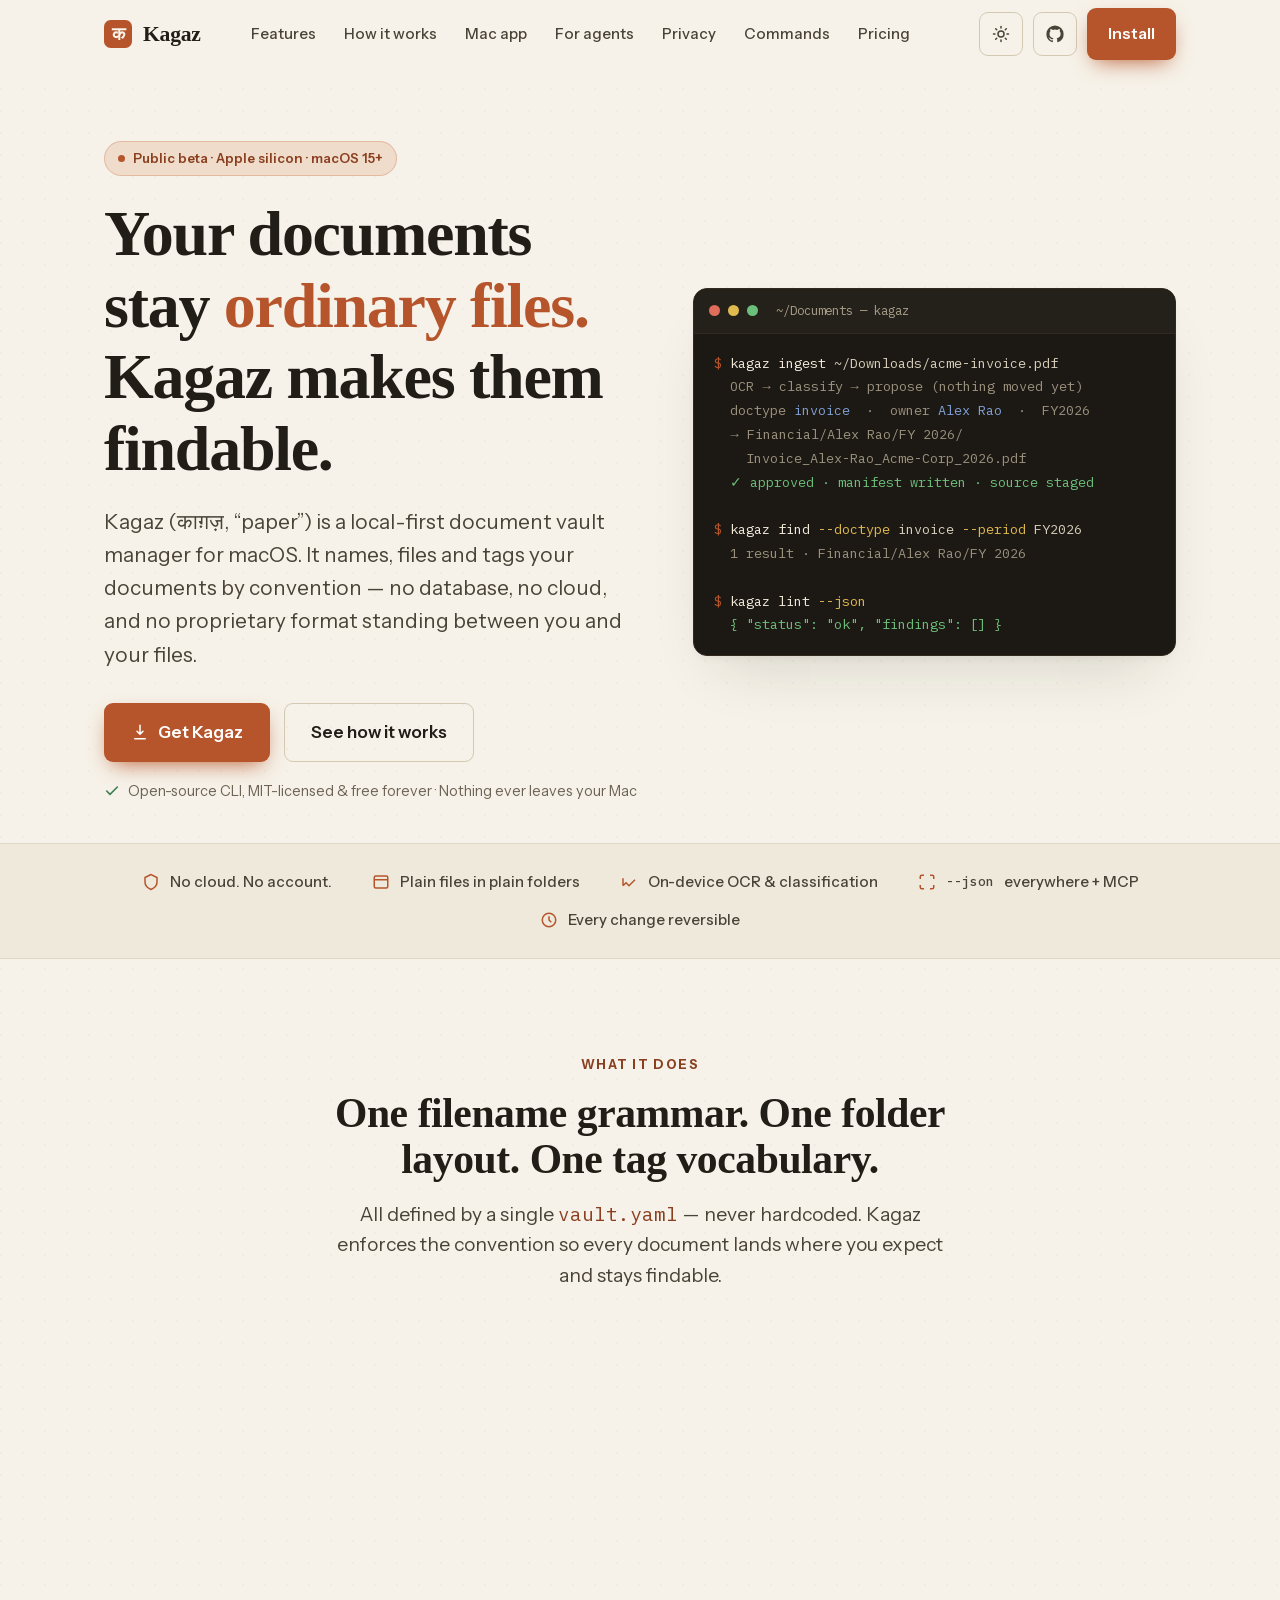
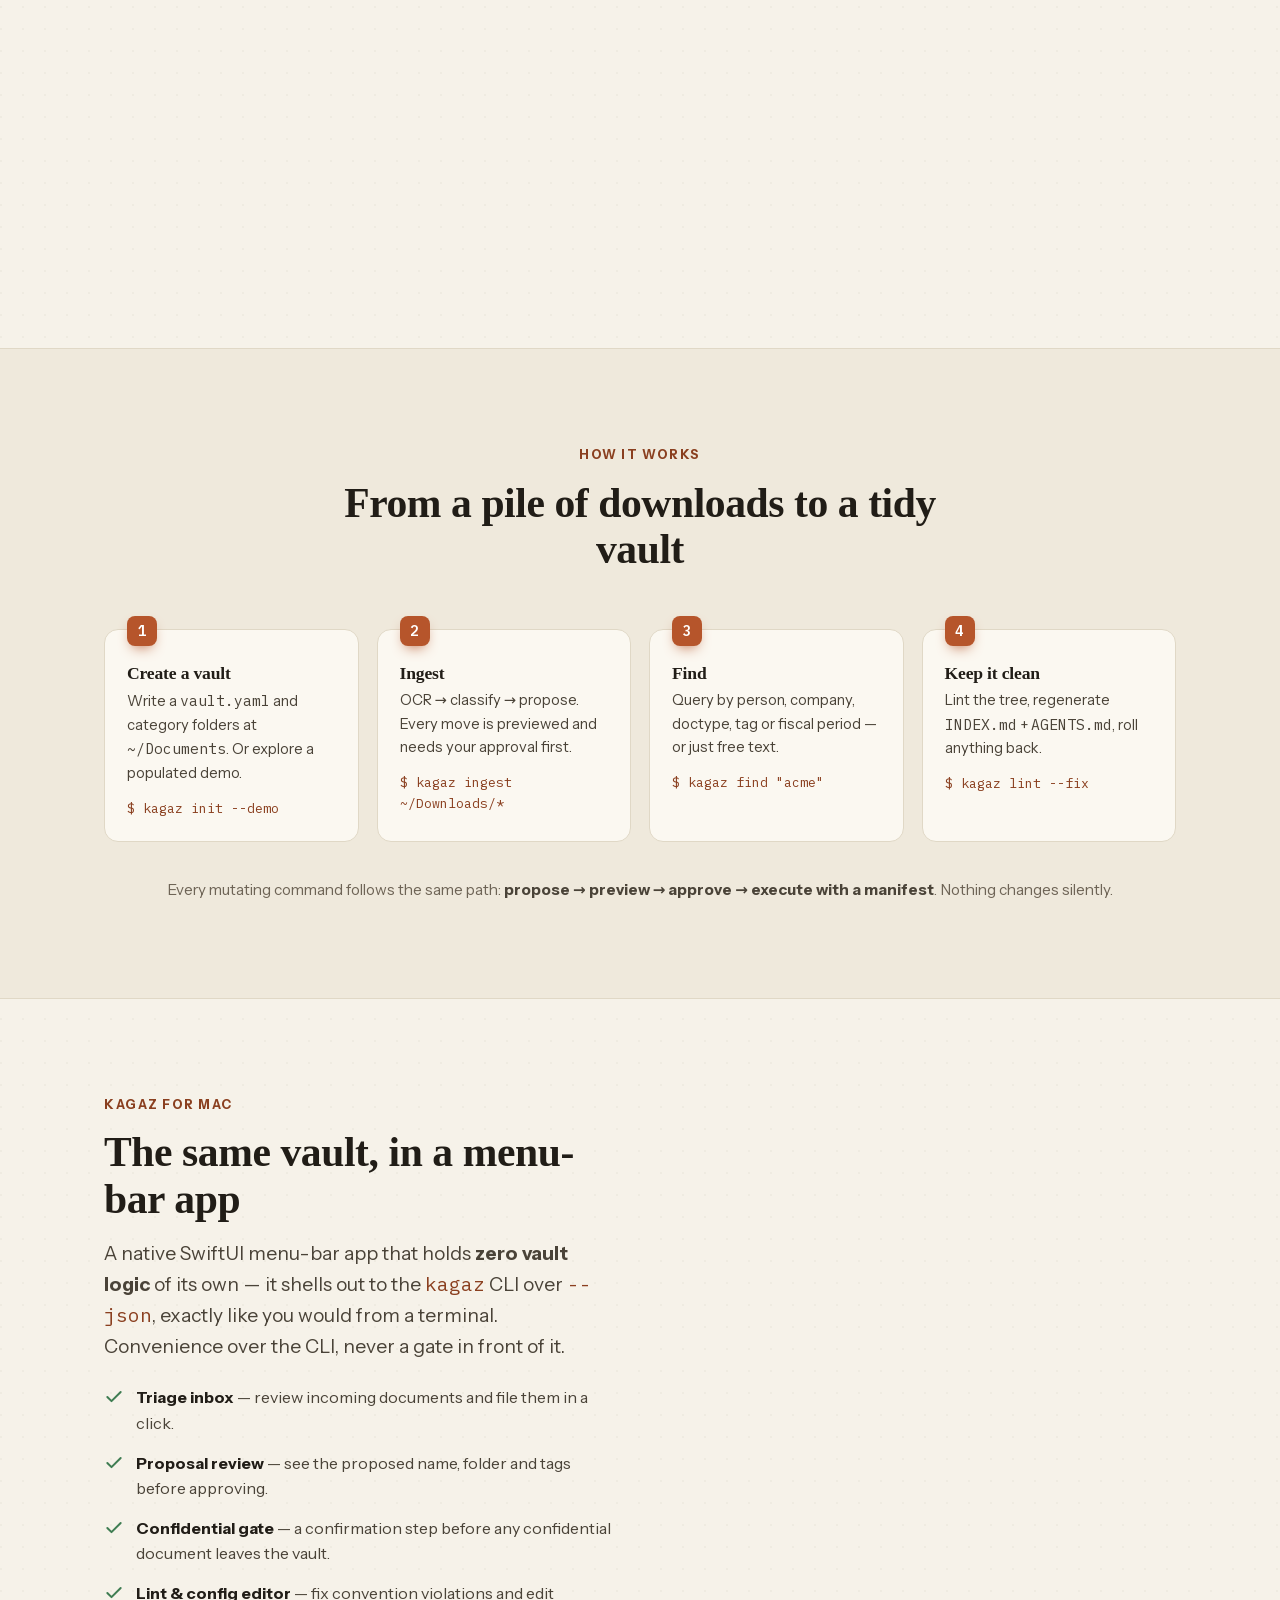
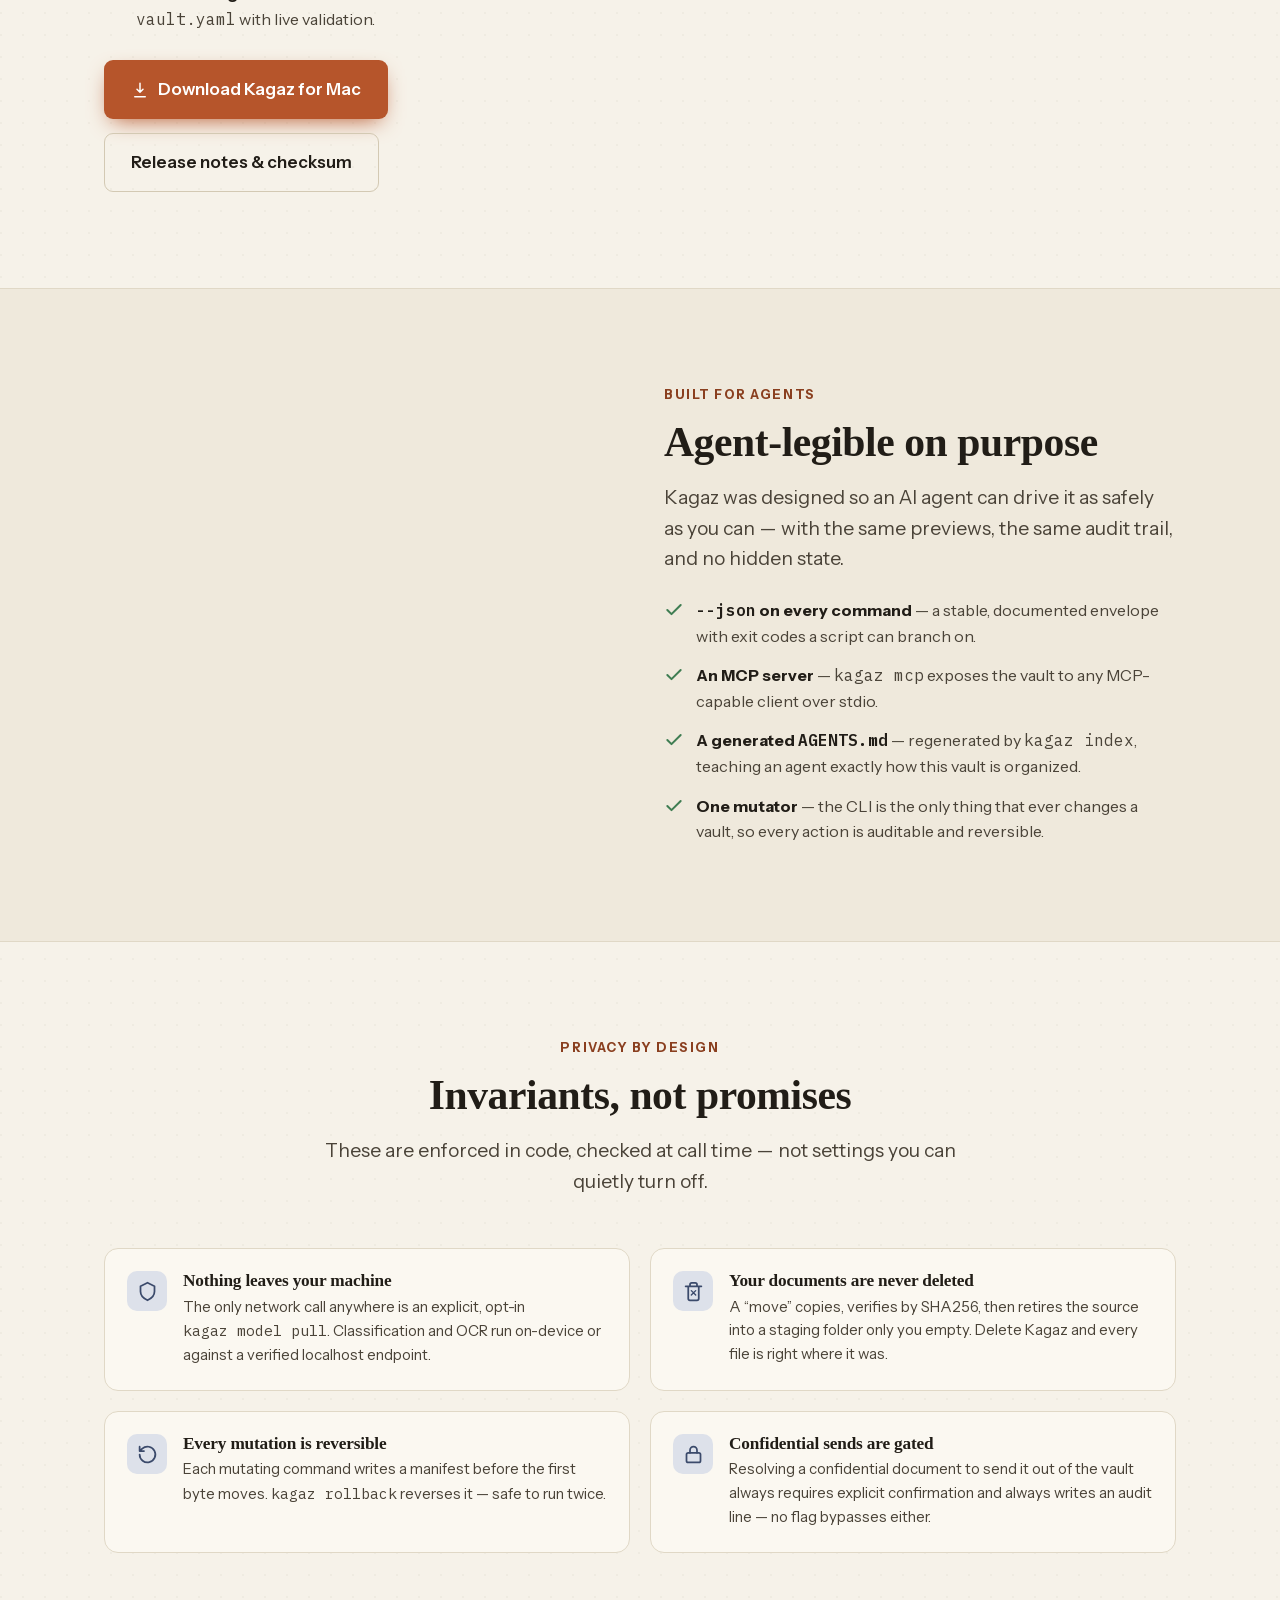
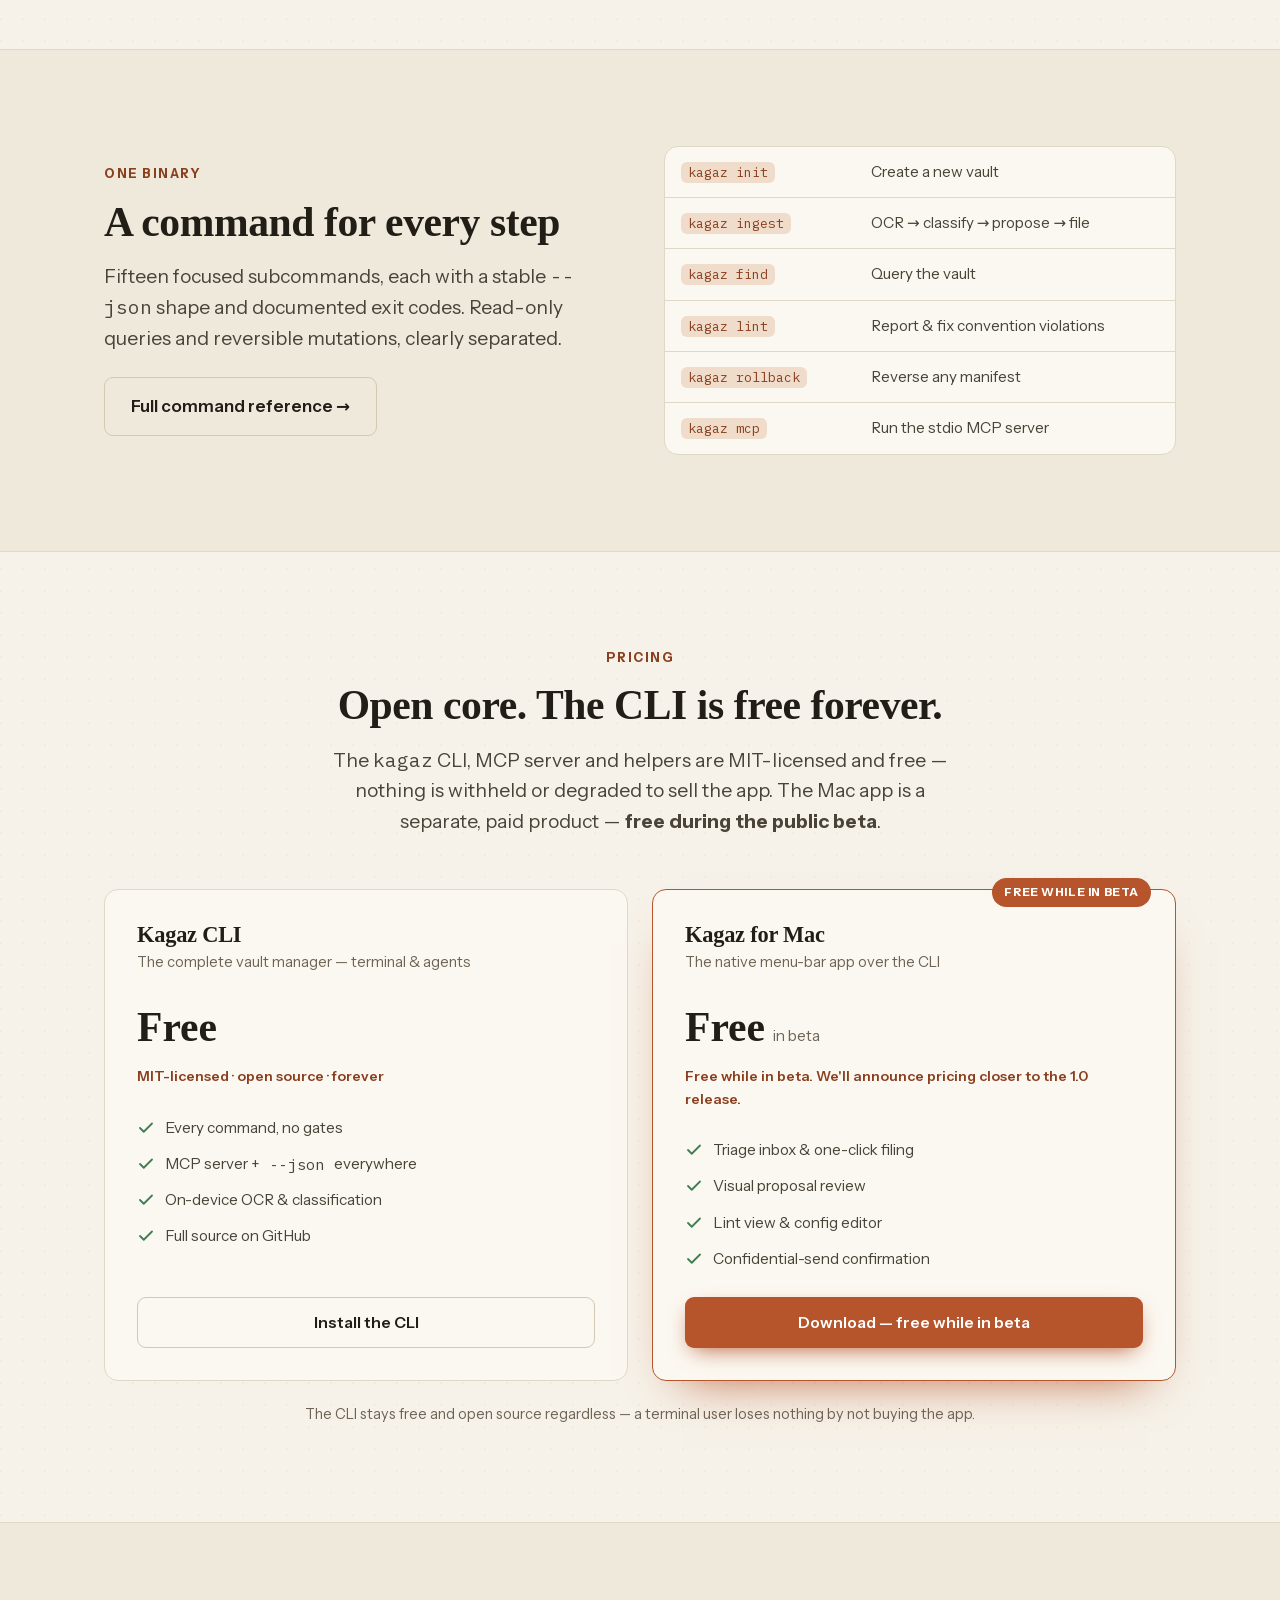
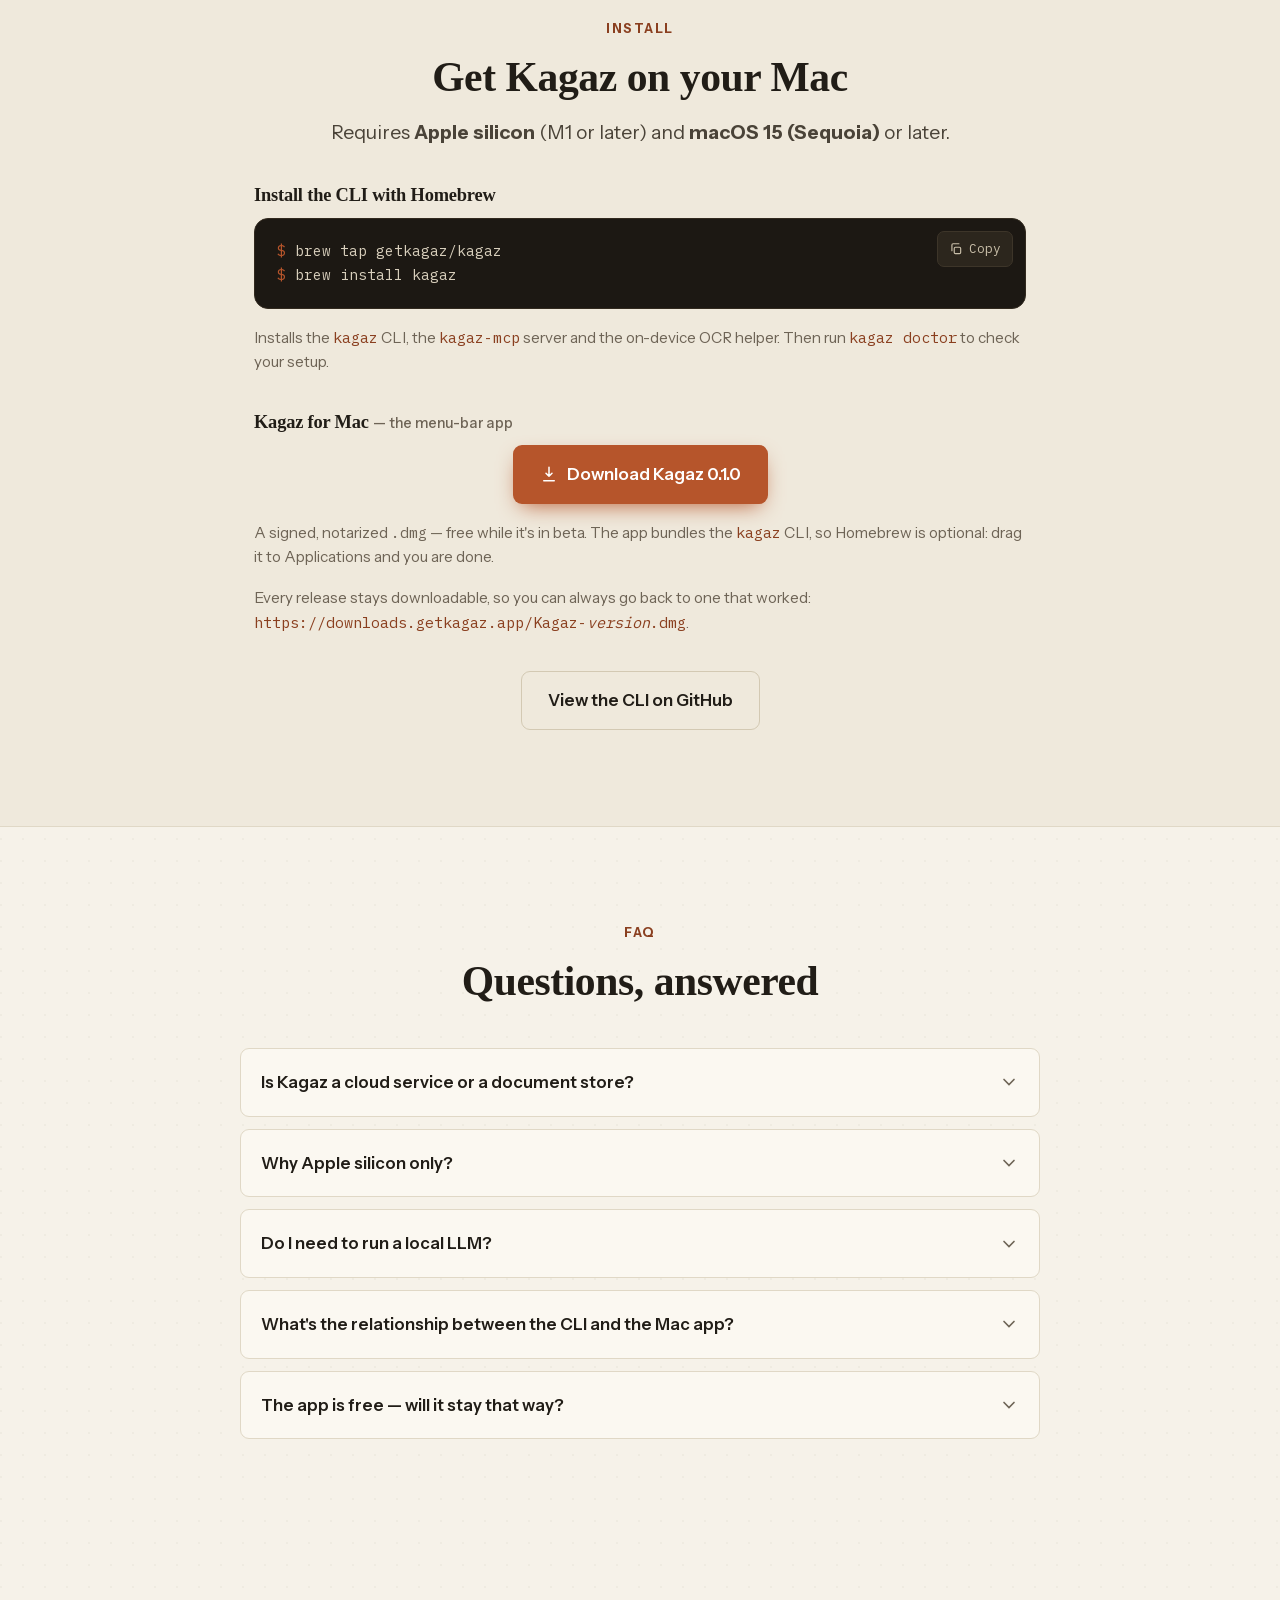
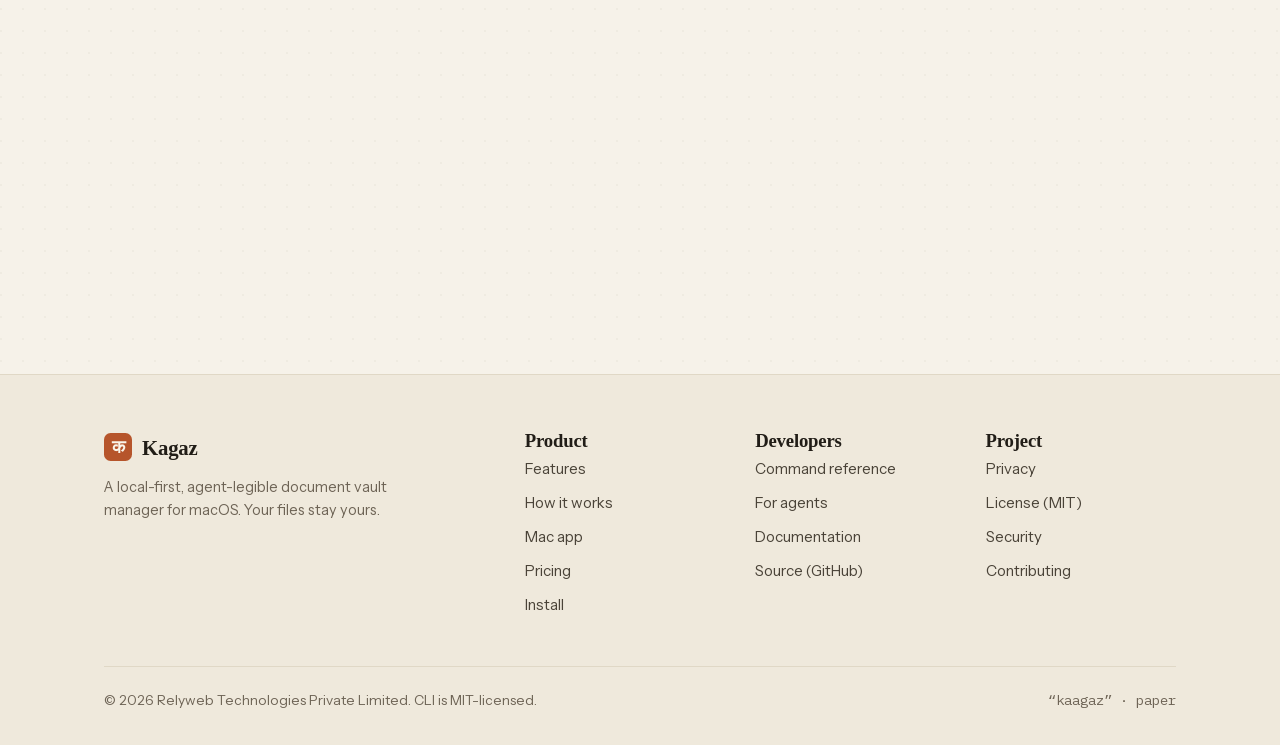
<file: index.html>
<!doctype html>
<html lang="en">
<head>
<meta charset="utf-8" />
<meta name="viewport" content="width=device-width, initial-scale=1" />
<meta http-equiv="Content-Security-Policy" content="default-src 'self'; base-uri 'self'; img-src 'self' data:; style-src 'self'; font-src 'self'; script-src 'self' 'inline-speculation-rules'; object-src 'none'; form-action 'self'; manifest-src 'self'; require-trusted-types-for 'script'" />
<meta name="referrer" content="strict-origin-when-cross-origin" />
<title>Kagaz — Local-first document vault manager for macOS</title>
<meta name="description" content="Kagaz names, files and tags your macOS documents by convention — local-first and agent-legible, with no database, no cloud and no proprietary format." />
<meta name="robots" content="index, follow, max-image-preview:large, max-snippet:-1, max-video-preview:-1" />
<meta name="theme-color" content="#f6f2e9" media="(prefers-color-scheme: light)" />
<meta name="theme-color" content="#17140f" media="(prefers-color-scheme: dark)" />
<meta name="color-scheme" content="light dark" />
<link rel="icon" href="assets/favicon.svg" type="image/svg+xml" />
<link rel="icon" href="assets/favicon-32.png" sizes="32x32" type="image/png" />
<link rel="apple-touch-icon" href="assets/apple-touch-icon.png" />
<link rel="manifest" href="site.webmanifest" />
<link rel="canonical" href="https://getkagaz.app/" />

<!-- Open Graph -->
<meta property="og:type" content="website" />
<meta property="og:title" content="Kagaz — Local-first document vault manager for macOS" />
<meta property="og:description" content="Names, files and tags your documents by convention — no database, no cloud, no proprietary format. Agent-legible: --json everywhere, plus an MCP server." />
<meta property="og:url" content="https://getkagaz.app/" />
<meta property="og:site_name" content="Kagaz" />
<meta property="og:locale" content="en_US" />
<meta name="twitter:card" content="summary_large_image" />
<meta property="og:image" content="https://getkagaz.app/assets/og.png" />
<meta property="og:image:width" content="1200" />
<meta property="og:image:height" content="630" />
<meta property="og:image:alt" content="Kagaz — local-first document vault manager for macOS" />
<meta name="twitter:image" content="https://getkagaz.app/assets/og.png" />

<!-- Apply saved theme before paint (external for strict CSP) -->
<script src="theme-init.js"></script>

<link rel="preload" href="assets/fonts/instrument-sans-400-latin.woff2" as="font" type="font/woff2" crossorigin />
<link rel="stylesheet" href="assets/fonts/fonts.css" />
<link rel="stylesheet" href="styles.css" />
<script type="speculationrules">
{ "prerender": [ { "where": { "href_matches": "/*" }, "eagerness": "moderate" } ] }
</script>
</head>
<body>
<a class="skip-link" href="#main">Skip to content</a>

<!-- ===================== HEADER ===================== -->
<header class="site-header" id="top">
  <div class="wrap nav">
    <a class="brand" href="/">
      <svg class="mark" viewBox="0 0 64 64" aria-hidden="true"><rect width="64" height="64" rx="15" fill="#b6552b"/><text x="32" y="45" text-anchor="middle" font-size="40" font-weight="700" fill="#faf5ea" font-family="'Kohinoor Devanagari','Noto Sans Devanagari','Devanagari Sangam MN','Nirmala UI',serif">क</text></svg>
      <span class="word">Kagaz</span>
    </a>
    <nav class="nav-links" id="navLinks">
      <a href="#features">Features</a>
      <a href="#how">How it works</a>
      <a href="#app">Mac app</a>
      <a href="#agents">For agents</a>
      <a href="#privacy">Privacy</a>
      <a href="commands.html">Commands</a>
      <a href="#pricing">Pricing</a>
    </nav>
    <div class="nav-right">
      <button class="icon-btn" id="themeToggle" aria-label="Toggle color theme" title="Toggle theme">
        <svg class="theme-icon-light" viewBox="0 0 24 24" fill="none" stroke="currentColor" stroke-width="2" stroke-linecap="round"><circle cx="12" cy="12" r="4"/><path d="M12 2v2M12 20v2M4.9 4.9l1.4 1.4M17.7 17.7l1.4 1.4M2 12h2M20 12h2M4.9 19.1l1.4-1.4M17.7 6.3l1.4-1.4"/></svg>
        <svg class="theme-icon-dark" viewBox="0 0 24 24" fill="none" stroke="currentColor" stroke-width="2" stroke-linecap="round"><path d="M21 12.8A9 9 0 1 1 11.2 3a7 7 0 0 0 9.8 9.8Z"/></svg>
      </button>
      <a class="icon-btn" href="https://github.com/getkagaz/kagaz" aria-label="Kagaz on GitHub" title="GitHub">
        <svg viewBox="0 0 24 24" fill="currentColor"><path d="M12 .5A11.5 11.5 0 0 0 .5 12a11.5 11.5 0 0 0 7.86 10.92c.58.1.79-.25.79-.56v-2c-3.2.7-3.88-1.36-3.88-1.36-.53-1.35-1.3-1.7-1.3-1.7-1.06-.72.08-.71.08-.71 1.17.08 1.79 1.2 1.79 1.2 1.04 1.79 2.73 1.27 3.4.97.1-.75.4-1.27.74-1.56-2.56-.29-5.26-1.28-5.26-5.7 0-1.26.45-2.29 1.19-3.1-.12-.29-.52-1.46.11-3.05 0 0 .97-.31 3.18 1.18a11 11 0 0 1 5.8 0c2.2-1.49 3.17-1.18 3.17-1.18.63 1.59.23 2.76.11 3.05.74.81 1.19 1.84 1.19 3.1 0 4.43-2.7 5.4-5.28 5.69.41.36.78 1.05.78 2.12v3.14c0 .31.21.67.8.56A11.5 11.5 0 0 0 23.5 12 11.5 11.5 0 0 0 12 .5Z"/></svg>
      </a>
      <a class="btn btn-primary nav-cta-desktop" href="#install">Install</a>
      <button class="icon-btn nav-toggle" id="navToggle" aria-label="Menu" aria-expanded="false">
        <svg viewBox="0 0 24 24" fill="none" stroke="currentColor" stroke-width="2" stroke-linecap="round"><path d="M3 6h18M3 12h18M3 18h18"/></svg>
      </button>
    </div>
  </div>
</header>

<main id="main">
<!-- ===================== HERO ===================== -->
<section class="hero">
  <div class="wrap hero-grid">
    <div>
      <span class="pill"><span class="dot"></span> Public beta · Apple silicon · macOS 15+</span>
      <h1>Your documents stay <span class="accent">ordinary files.</span> Kagaz makes them findable.</h1>
      <p class="lead">Kagaz (काग़ज़, “paper”) is a local-first document vault manager for macOS. It names, files and tags your documents by convention — no database, no cloud, and no proprietary format standing between you and your files.</p>
      <div class="hero-cta">
        <a class="btn btn-primary btn-lg" href="#install">
          <svg viewBox="0 0 24 24" fill="none" stroke="currentColor" stroke-width="2" stroke-linecap="round"><path d="M12 3v12m0 0 4-4m-4 4-4-4M5 21h14"/></svg>
          Get Kagaz
        </a>
        <a class="btn btn-ghost btn-lg" href="#how">See how it works</a>
      </div>
      <p class="hero-note">
        <svg viewBox="0 0 24 24" fill="none" stroke="currentColor" stroke-width="2.4" stroke-linecap="round" stroke-linejoin="round"><path d="M20 6 9 17l-5-5"/></svg>
        Open-source CLI, MIT-licensed &amp; free forever · Nothing ever leaves your Mac
      </p>
    </div>

    <div class="hero-visual">
      <div class="terminal" aria-hidden="true">
        <div class="bar"><span class="dot r"></span><span class="dot y"></span><span class="dot g"></span><span class="title">~/Documents — kagaz</span></div>
        <div class="body">
<span class="line"><span class="prompt">$</span> <span class="cmd">kagaz ingest</span> ~/Downloads/acme-invoice.pdf</span>
<span class="line"><span class="out">  OCR → classify → propose (nothing moved yet)</span></span>
<span class="line"><span class="out">  doctype </span><span class="kw">invoice</span><span class="out">  ·  owner </span><span class="kw">Alex Rao</span><span class="out">  ·  FY2026</span></span>
<span class="line"><span class="out">  → Financial/Alex Rao/FY 2026/</span></span>
<span class="line"><span class="out">    Invoice_Alex-Rao_Acme-Corp_2026.pdf</span></span>
<span class="line"><span class="ok">  ✓ approved · manifest written · source staged</span></span>
<span class="line"> </span>
<span class="line"><span class="prompt">$</span> <span class="cmd">kagaz find</span> <span class="flag">--doctype</span> invoice <span class="flag">--period</span> FY2026</span>
<span class="line"><span class="out">  1 result · Financial/Alex Rao/FY 2026</span></span>
<span class="line"> </span>
<span class="line"><span class="prompt">$</span> <span class="cmd">kagaz lint</span> <span class="flag">--json</span></span>
<span class="line"><span class="ok">  { "status": "ok", "findings": [] }</span></span>
        </div>
      </div>
    </div>
  </div>
</section>

<!-- ===================== TRUST STRIP ===================== -->
<div class="strip">
  <div class="wrap">
    <div class="item"><svg viewBox="0 0 24 24" fill="none" stroke="currentColor" stroke-width="2"><path d="M12 2 4 6v6c0 5 3.5 8 8 10 4.5-2 8-5 8-10V6l-8-4Z"/></svg> No cloud. No account.</div>
    <div class="item"><svg viewBox="0 0 24 24" fill="none" stroke="currentColor" stroke-width="2"><rect x="3" y="4" width="18" height="16" rx="2"/><path d="M3 9h18"/></svg> Plain files in plain folders</div>
    <div class="item"><svg viewBox="0 0 24 24" fill="none" stroke="currentColor" stroke-width="2"><path d="M4 17V7m0 10 4-4 4 4 8-8"/></svg> On-device OCR &amp; classification</div>
    <div class="item"><svg viewBox="0 0 24 24" fill="none" stroke="currentColor" stroke-width="2"><path d="M8 3H5a2 2 0 0 0-2 2v3m0 8v3a2 2 0 0 0 2 2h3m8 0h3a2 2 0 0 0 2-2v-3m0-8V5a2 2 0 0 0-2-2h-3"/></svg> <code class="code-sm">--json</code> everywhere + MCP</div>
    <div class="item"><svg viewBox="0 0 24 24" fill="none" stroke="currentColor" stroke-width="2"><path d="M3 12a9 9 0 1 0 18 0 9 9 0 0 0-18 0Zm9-5v5l3 3"/></svg> Every change reversible</div>
  </div>
</div>

<!-- ===================== FEATURES ===================== -->
<section class="section" id="features">
  <div class="wrap">
    <div class="section-head">
      <div class="eyebrow">What it does</div>
      <h2 class="h-sec">One filename grammar. One folder layout. One tag vocabulary.</h2>
      <p class="lead center mt-16">All defined by a single <code class="ca">vault.yaml</code> — never hardcoded. Kagaz enforces the convention so every document lands where you expect and stays findable.</p>
    </div>

    <div class="grid grid-3 reveal mt-52">
      <article class="card">
        <span class="ico"><svg viewBox="0 0 24 24" fill="none" stroke="currentColor" stroke-width="2" stroke-linecap="round" stroke-linejoin="round"><path d="M4 4h6l2 3h8v11a2 2 0 0 1-2 2H4a2 2 0 0 1-2-2V6a2 2 0 0 1 2-2Z"/></svg></span>
        <h3>Convention-enforcing filing</h3>
        <p>Ingest a document and Kagaz derives its conventional name and folder from your <code>vault.yaml</code> — then previews the move before touching a byte.</p>
      </article>
      <article class="card">
        <span class="ico"><svg viewBox="0 0 24 24" fill="none" stroke="currentColor" stroke-width="2" stroke-linecap="round"><circle cx="11" cy="11" r="7"/><path d="m21 21-4.3-4.3"/></svg></span>
        <h3>Offline, searchable facts</h3>
        <p>A searchable index built from the files themselves. Query by person, company, area, doctype, tag, fiscal period, or free text — all offline.</p>
      </article>
      <article class="card">
        <span class="ico"><svg viewBox="0 0 24 24" fill="none" stroke="currentColor" stroke-width="2" stroke-linecap="round" stroke-linejoin="round"><path d="M20.6 8.4 12 3 3.4 8.4v7.2L12 21l8.6-5.4Z"/><path d="M3.4 8.4 12 13.8l8.6-5.4M12 13.8V21"/></svg></span>
        <h3>Tiered on-device OCR</h3>
        <p>Text-layer PDFs, images, and scans via Apple Vision — plus a rules classifier that needs zero downloads. It gets better as you opt into more, never different.</p>
      </article>
      <article class="card">
        <span class="ico"><svg viewBox="0 0 24 24" fill="none" stroke="currentColor" stroke-width="2" stroke-linecap="round" stroke-linejoin="round"><path d="M9 12h6M9 16h6M9 8h2M7 3h7l5 5v11a2 2 0 0 1-2 2H7a2 2 0 0 1-2-2V5a2 2 0 0 1 2-2Z"/></svg></span>
        <h3>Office files, no Office</h3>
        <p>Reads <code>.docx</code> / <code>.xlsx</code> / <code>.pptx</code> in-process — no Microsoft Office, no external tool. Legacy <code>.doc</code>/<code>.rtf</code>/<code>.xls</code> handled too.</p>
      </article>
      <article class="card">
        <span class="ico"><svg viewBox="0 0 24 24" fill="none" stroke="currentColor" stroke-width="2" stroke-linecap="round" stroke-linejoin="round"><path d="M4 7V5a1 1 0 0 1 1-1h4l2 2h7a1 1 0 0 1 1 1v2"/><path d="M4 7h17l-1.5 11a2 2 0 0 1-2 1.7H7.5a2 2 0 0 1-2-1.7Z"/></svg></span>
        <h3>Finder tags, controlled</h3>
        <p>Writes real Finder tags validated against a controlled vocabulary. An off-vocabulary tag is refused before it's written — no drift, no orphans.</p>
      </article>
      <article class="card">
        <span class="ico"><svg viewBox="0 0 24 24" fill="none" stroke="currentColor" stroke-width="2" stroke-linecap="round" stroke-linejoin="round"><path d="M12 3v18M5 8l7-5 7 5M5 8v8l7 5 7-5V8"/></svg></span>
        <h3>Lint your vault</h3>
        <p><code>kagaz lint</code> reports convention violations — wrong folders, bad grammar, missing lifecycle tags — and <code>--fix</code> applies only provably safe repairs.</p>
      </article>
    </div>
  </div>
</section>

<!-- ===================== HOW IT WORKS ===================== -->
<section class="section alt" id="how">
  <div class="wrap">
    <div class="section-head">
      <div class="eyebrow">How it works</div>
      <h2 class="h-sec">From a pile of downloads to a tidy vault</h2>
    </div>
    <div class="steps mt-56">
      <div class="step">
        <h3>Create a vault</h3>
        <p>Write a <code>vault.yaml</code> and category folders at <code>~/Documents</code>. Or explore a populated demo.</p>
        <span class="cmd">$ kagaz init --demo</span>
      </div>
      <div class="step">
        <h3>Ingest</h3>
        <p>OCR → classify → propose. Every move is previewed and needs your approval first.</p>
        <span class="cmd">$ kagaz ingest ~/Downloads/*</span>
      </div>
      <div class="step">
        <h3>Find</h3>
        <p>Query by person, company, doctype, tag or fiscal period — or just free text.</p>
        <span class="cmd">$ kagaz find "acme"</span>
      </div>
      <div class="step">
        <h3>Keep it clean</h3>
        <p>Lint the tree, regenerate <code>INDEX.md</code> + <code>AGENTS.md</code>, roll anything back.</p>
        <span class="cmd">$ kagaz lint --fix</span>
      </div>
    </div>
    <p class="center muted mt-36 fs-95">Every mutating command follows the same path: <b class="ink2">propose → preview → approve → execute with a manifest</b>. Nothing changes silently.</p>
  </div>
</section>

<!-- ===================== MAC APP ===================== -->
<section class="section" id="app">
  <div class="wrap split">
    <div>
      <div class="eyebrow">Kagaz for Mac</div>
      <h2 class="h-sec">The same vault, in a menu-bar app</h2>
      <p class="lead mt-16">A native SwiftUI menu-bar app that holds <b>zero vault logic</b> of its own — it shells out to the <code class="ca">kagaz</code> CLI over <code class="ca">--json</code>, exactly like you would from a terminal. Convenience over the CLI, never a gate in front of it.</p>
      <ul class="checklist">
        <li><svg viewBox="0 0 24 24" fill="none" stroke="currentColor" stroke-width="2.4" stroke-linecap="round" stroke-linejoin="round"><path d="M20 6 9 17l-5-5"/></svg><span><b>Triage inbox</b> — review incoming documents and file them in a click.</span></li>
        <li><svg viewBox="0 0 24 24" fill="none" stroke="currentColor" stroke-width="2.4" stroke-linecap="round" stroke-linejoin="round"><path d="M20 6 9 17l-5-5"/></svg><span><b>Proposal review</b> — see the proposed name, folder and tags before approving.</span></li>
        <li><svg viewBox="0 0 24 24" fill="none" stroke="currentColor" stroke-width="2.4" stroke-linecap="round" stroke-linejoin="round"><path d="M20 6 9 17l-5-5"/></svg><span><b>Confidential gate</b> — a confirmation step before any confidential document leaves the vault.</span></li>
        <li><svg viewBox="0 0 24 24" fill="none" stroke="currentColor" stroke-width="2.4" stroke-linecap="round" stroke-linejoin="round"><path d="M20 6 9 17l-5-5"/></svg><span><b>Lint &amp; config editor</b> — fix convention violations and edit <code>vault.yaml</code> with live validation.</span></li>
      </ul>
      <div class="hero-cta mt-28">
        <a class="btn btn-primary btn-lg" href="https://downloads.getkagaz.app/Kagaz-latest.dmg">
          <svg viewBox="0 0 24 24" fill="none" stroke="currentColor" stroke-width="2" stroke-linecap="round"><path d="M12 3v12m0 0 4-4m-4 4-4-4M5 21h14"/></svg>
          Download Kagaz for Mac
        </a>
        <a class="btn btn-ghost btn-lg" href="#install">Release notes &amp; checksum</a>
      </div>
    </div>

    <div class="window reveal" aria-hidden="true">
      <div class="titlebar"><span class="dot r"></span><span class="dot y"></span><span class="dot g"></span><span class="t">Kagaz — Triage</span></div>
      <div class="content">
        <div class="mock-row">
          <span class="doc"><svg viewBox="0 0 24 24" fill="none" stroke="currentColor" stroke-width="2" stroke-linecap="round" stroke-linejoin="round"><path d="M7 3h7l5 5v13H7a2 2 0 0 1-2-2V5a2 2 0 0 1 2-2Z"/><path d="M14 3v5h5"/></svg></span>
          <span class="meta">
            <span class="name">Invoice_Alex-Rao_Acme-Corp_2026.pdf</span>
            <span class="path">Financial / Alex Rao / FY 2026</span>
          </span>
          <span class="tag tag-inv">invoice</span>
        </div>
        <div class="mock-row">
          <span class="doc"><svg viewBox="0 0 24 24" fill="none" stroke="currentColor" stroke-width="2" stroke-linecap="round" stroke-linejoin="round"><path d="M7 3h7l5 5v13H7a2 2 0 0 1-2-2V5a2 2 0 0 1 2-2Z"/><path d="M14 3v5h5"/></svg></span>
          <span class="meta">
            <span class="name">Passport_Alex-Rao_2031.pdf</span>
            <span class="path">Identity / Alex Rao</span>
          </span>
          <span class="tag tag-conf">confidential</span>
        </div>
        <div class="mock-row">
          <span class="doc"><svg viewBox="0 0 24 24" fill="none" stroke="currentColor" stroke-width="2" stroke-linecap="round" stroke-linejoin="round"><path d="M7 3h7l5 5v13H7a2 2 0 0 1-2-2V5a2 2 0 0 1 2-2Z"/><path d="M14 3v5h5"/></svg></span>
          <span class="meta">
            <span class="name">Lease_Agreement_2026.docx</span>
            <span class="path">Property / Home</span>
          </span>
          <span class="tag tag-ok">filed ✓</span>
        </div>
        <div class="mock-row mock-row--note">
          <span class="meta mock-note">3 proposals · all decoded from <span class="ca">kagaz --json</span></span>
          <span class="tag tag-ok ml-auto">Approve all</span>
        </div>
      </div>
    </div>
  </div>
</section>

<!-- ===================== FOR AGENTS ===================== -->
<section class="section alt" id="agents">
  <div class="wrap split">
    <div class="window reveal window--mono" aria-hidden="true">
      <div class="titlebar"><span class="dot r"></span><span class="dot y"></span><span class="dot g"></span><span class="t">AGENTS.md · generated</span></div>
      <div class="content agents-doc">
        <div class="ad-accent"># This vault, for an agent</div>
        <div class="ad-line">Call <b class="ink">kagaz &lt;cmd&gt; --json</b> for stable output.</div>
        <div class="ad-line ad-dim">doctypes: invoice, statement, passport …</div>
        <div class="ad-dim">tags: fy2026, acme-corp, confidential …</div>
        <div class="ad-line">mdfind: <span class="ind">kMDItemUserTags == "invoice"</span></div>
        <div class="ad-cmd">$ kagaz mcp   <span class="ad-dim"># stdio MCP server</span></div>
      </div>
    </div>
    <div>
      <div class="eyebrow">Built for agents</div>
      <h2 class="h-sec">Agent-legible on purpose</h2>
      <p class="lead mt-16">Kagaz was designed so an AI agent can drive it as safely as you can — with the same previews, the same audit trail, and no hidden state.</p>
      <ul class="checklist">
        <li><svg viewBox="0 0 24 24" fill="none" stroke="currentColor" stroke-width="2.4" stroke-linecap="round" stroke-linejoin="round"><path d="M20 6 9 17l-5-5"/></svg><span><b><code>--json</code> on every command</b> — a stable, documented envelope with exit codes a script can branch on.</span></li>
        <li><svg viewBox="0 0 24 24" fill="none" stroke="currentColor" stroke-width="2.4" stroke-linecap="round" stroke-linejoin="round"><path d="M20 6 9 17l-5-5"/></svg><span><b>An MCP server</b> — <code>kagaz mcp</code> exposes the vault to any MCP-capable client over stdio.</span></li>
        <li><svg viewBox="0 0 24 24" fill="none" stroke="currentColor" stroke-width="2.4" stroke-linecap="round" stroke-linejoin="round"><path d="M20 6 9 17l-5-5"/></svg><span><b>A generated <code>AGENTS.md</code></b> — regenerated by <code>kagaz index</code>, teaching an agent exactly how this vault is organized.</span></li>
        <li><svg viewBox="0 0 24 24" fill="none" stroke="currentColor" stroke-width="2.4" stroke-linecap="round" stroke-linejoin="round"><path d="M20 6 9 17l-5-5"/></svg><span><b>One mutator</b> — the CLI is the only thing that ever changes a vault, so every action is auditable and reversible.</span></li>
      </ul>
    </div>
  </div>
</section>

<!-- ===================== PRIVACY ===================== -->
<section class="section" id="privacy">
  <div class="wrap">
    <div class="section-head">
      <div class="eyebrow">Privacy by design</div>
      <h2 class="h-sec">Invariants, not promises</h2>
      <p class="lead center mt-16">These are enforced in code, checked at call time — not settings you can quietly turn off.</p>
    </div>
    <div class="priv-grid mt-52">
      <div class="priv">
        <span class="ico"><svg viewBox="0 0 24 24" fill="none" stroke="currentColor" stroke-width="2" stroke-linecap="round" stroke-linejoin="round"><path d="M12 2 4 6v6c0 5 3.5 8 8 10 4.5-2 8-5 8-10V6l-8-4Z"/></svg></span>
        <div><h3>Nothing leaves your machine</h3><p>The only network call anywhere is an explicit, opt-in <code>kagaz model pull</code>. Classification and OCR run on-device or against a verified localhost endpoint.</p></div>
      </div>
      <div class="priv">
        <span class="ico"><svg viewBox="0 0 24 24" fill="none" stroke="currentColor" stroke-width="2" stroke-linecap="round" stroke-linejoin="round"><path d="M3 6h18M8 6V4a2 2 0 0 1 2-2h4a2 2 0 0 1 2 2v2M6 6v14a2 2 0 0 0 2 2h8a2 2 0 0 0 2-2V6"/><path d="m9.5 11 5 5m0-5-5 5" stroke-width="1.6"/></svg></span>
        <div><h3>Your documents are never deleted</h3><p>A “move” copies, verifies by SHA256, then retires the source into a staging folder only you empty. Delete Kagaz and every file is right where it was.</p></div>
      </div>
      <div class="priv">
        <span class="ico"><svg viewBox="0 0 24 24" fill="none" stroke="currentColor" stroke-width="2" stroke-linecap="round" stroke-linejoin="round"><path d="M3 12a9 9 0 1 0 3-6.7L3 8m0-5v5h5"/></svg></span>
        <div><h3>Every mutation is reversible</h3><p>Each mutating command writes a manifest before the first byte moves. <code>kagaz rollback</code> reverses it — safe to run twice.</p></div>
      </div>
      <div class="priv">
        <span class="ico"><svg viewBox="0 0 24 24" fill="none" stroke="currentColor" stroke-width="2" stroke-linecap="round" stroke-linejoin="round"><rect x="4" y="10" width="16" height="11" rx="2"/><path d="M8 10V7a4 4 0 0 1 8 0v3"/></svg></span>
        <div><h3>Confidential sends are gated</h3><p>Resolving a confidential document to send it out of the vault always requires explicit confirmation and always writes an audit line — no flag bypasses either.</p></div>
      </div>
    </div>
  </div>
</section>

<!-- ===================== COMMANDS TEASER ===================== -->
<section class="section alt">
  <div class="wrap">
    <div class="split">
      <div>
        <div class="eyebrow">One binary</div>
        <h2 class="h-sec">A command for every step</h2>
        <p class="lead mt-16">Fifteen focused subcommands, each with a stable <code>--json</code> shape and documented exit codes. Read-only queries and reversible mutations, clearly separated.</p>
        <a class="btn btn-ghost btn-lg mt-24" href="commands.html">Full command reference →</a>
      </div>
      <div class="table-card table-scroll">
        <table class="cmd-table">
          <tbody>
            <tr><td><code>kagaz init</code></td><td>Create a new vault</td></tr>
            <tr><td><code>kagaz ingest</code></td><td>OCR → classify → propose → file</td></tr>
            <tr><td><code>kagaz find</code></td><td>Query the vault</td></tr>
            <tr><td><code>kagaz lint</code></td><td>Report &amp; fix convention violations</td></tr>
            <tr><td><code>kagaz rollback</code></td><td>Reverse any manifest</td></tr>
            <tr><td><code>kagaz mcp</code></td><td>Run the stdio MCP server</td></tr>
          </tbody>
        </table>
      </div>
    </div>
  </div>
</section>

<!-- ===================== PRICING ===================== -->
<section class="section" id="pricing">
  <div class="wrap">
    <div class="section-head">
      <div class="eyebrow">Pricing</div>
      <h2 class="h-sec">Open core. The CLI is free forever.</h2>
      <p class="lead center mt-16">The <code>kagaz</code> CLI, MCP server and helpers are MIT-licensed and free — nothing is withheld or degraded to sell the app. The Mac app is a separate, paid product — <b>free during the public beta</b>.</p>
    </div>

    <div class="price-grid mt-52">
      <div class="plan">
        <h3>Kagaz CLI</h3>
        <p class="tagline">The complete vault manager — terminal &amp; agents</p>
        <div class="price"><span class="amt">Free</span></div>
        <div class="price-note">MIT-licensed · open source · forever</div>
        <ul>
          <li><svg viewBox="0 0 24 24" fill="none" stroke="currentColor" stroke-width="2.4" stroke-linecap="round" stroke-linejoin="round"><path d="M20 6 9 17l-5-5"/></svg> Every command, no gates</li>
          <li><svg viewBox="0 0 24 24" fill="none" stroke="currentColor" stroke-width="2.4" stroke-linecap="round" stroke-linejoin="round"><path d="M20 6 9 17l-5-5"/></svg> MCP server + <code>--json</code> everywhere</li>
          <li><svg viewBox="0 0 24 24" fill="none" stroke="currentColor" stroke-width="2.4" stroke-linecap="round" stroke-linejoin="round"><path d="M20 6 9 17l-5-5"/></svg> On-device OCR &amp; classification</li>
          <li><svg viewBox="0 0 24 24" fill="none" stroke="currentColor" stroke-width="2.4" stroke-linecap="round" stroke-linejoin="round"><path d="M20 6 9 17l-5-5"/></svg> Full source on GitHub</li>
        </ul>
        <a class="btn btn-ghost" href="#install">Install the CLI</a>
      </div>

      <div class="plan featured">
        <span class="badge">Free while in beta</span>
        <h3>Kagaz for Mac</h3>
        <p class="tagline">The native menu-bar app over the CLI</p>
        <div class="price"><span class="amt">Free</span> <span class="per">in beta</span></div>
        <div class="price-note">Free while in beta. We'll announce pricing closer to the 1.0 release.</div>
        <ul>
          <li><svg viewBox="0 0 24 24" fill="none" stroke="currentColor" stroke-width="2.4" stroke-linecap="round" stroke-linejoin="round"><path d="M20 6 9 17l-5-5"/></svg> Triage inbox &amp; one-click filing</li>
          <li><svg viewBox="0 0 24 24" fill="none" stroke="currentColor" stroke-width="2.4" stroke-linecap="round" stroke-linejoin="round"><path d="M20 6 9 17l-5-5"/></svg> Visual proposal review</li>
          <li><svg viewBox="0 0 24 24" fill="none" stroke="currentColor" stroke-width="2.4" stroke-linecap="round" stroke-linejoin="round"><path d="M20 6 9 17l-5-5"/></svg> Lint view &amp; config editor</li>
          <li><svg viewBox="0 0 24 24" fill="none" stroke="currentColor" stroke-width="2.4" stroke-linecap="round" stroke-linejoin="round"><path d="M20 6 9 17l-5-5"/></svg> Confidential-send confirmation</li>
        </ul>
        <a class="btn btn-primary" href="https://downloads.getkagaz.app/Kagaz-latest.dmg">Download — free while in beta</a>
      </div>
    </div>
    <p class="center muted price-foot">The CLI stays free and open source regardless — a terminal user loses nothing by not buying the app.</p>
  </div>
</section>

<!-- ===================== INSTALL ===================== -->
<section class="section alt" id="install">
  <div class="wrap maxw-820">
    <div class="center">
      <div class="eyebrow">Install</div>
      <h2 class="h-sec">Get Kagaz on your Mac</h2>
      <p class="lead center mt-16">Requires <b>Apple silicon</b> (M1 or later) and <b>macOS 15 (Sequoia)</b> or later.</p>
    </div>

    <h3 class="install-h">Install the CLI with Homebrew</h3>
    <div class="codeblock" data-copy><span class="prompt">$ </span>brew tap getkagaz/kagaz
<span class="prompt">$ </span>brew install kagaz</div>
    <p class="muted mt-16 fs-95">Installs the <code class="ca">kagaz</code> CLI, the <code class="ca">kagaz-mcp</code> server and the on-device OCR helper. Then run <code class="ca">kagaz doctor</code> to check your setup.</p>

    <h3 class="install-h">Kagaz for Mac <span class="muted h-note">— the menu-bar app</span></h3>
    <div class="center">
      <a class="btn btn-primary btn-lg" href="https://downloads.getkagaz.app/Kagaz-latest.dmg">
        <svg viewBox="0 0 24 24" fill="none" stroke="currentColor" stroke-width="2" stroke-linecap="round"><path d="M12 3v12m0 0 4-4m-4 4-4-4M5 21h14"/></svg>
        Download Kagaz 0.1.0
      </a>
    </div>
    <p class="muted mt-16 fs-95">A signed, notarized <code>.dmg</code> — free while it's in beta. The app bundles the <code class="ca">kagaz</code> CLI, so Homebrew is optional: drag it to Applications and you are done.</p>
    <p class="muted mt-16 fs-95">Every release stays downloadable, so you can always go back to one that worked: <code class="ca">https://downloads.getkagaz.app/Kagaz-<i>version</i>.dmg</code>.</p>
    <div class="center mt-36">
      <a class="btn btn-ghost btn-lg" href="https://github.com/getkagaz/kagaz">View the CLI on GitHub</a>
    </div>
  </div>
</section>

<!-- ===================== FAQ ===================== -->
<section class="section" id="faq">
  <div class="wrap">
    <div class="section-head mb-44">
      <div class="eyebrow">FAQ</div>
      <h2 class="h-sec">Questions, answered</h2>
    </div>
    <div class="faq">
      <details>
        <summary>Is Kagaz a cloud service or a document store? <svg class="chev" width="20" height="20" viewBox="0 0 24 24" fill="none" stroke="currentColor" stroke-width="2" stroke-linecap="round"><path d="m6 9 6 6 6-6"/></svg></summary>
        <p>Neither. There's no Kagaz account and no backend — nothing you file or search is ever sent anywhere. Your files stay as ordinary files on disk (or in iCloud Drive, if that's where <code>~/Documents</code> lives). It's not a general file manager either: it only touches documents that fit its doctype catalog and convention.</p>
      </details>
      <details>
        <summary>Why Apple silicon only? <svg class="chev" width="20" height="20" viewBox="0 0 24 24" fill="none" stroke="currentColor" stroke-width="2" stroke-linecap="round"><path d="m6 9 6 6 6-6"/></svg></summary>
        <p>Both semantic classifier tiers are Apple-silicon-only: Apple Vision's accurate-mode OCR and Apple Foundation Models' on-device generation are <code>arm64</code> frameworks. Rather than ship an Intel build stuck in a permanently degraded rules-only mode, Kagaz makes Apple silicon a deliberate, permanent requirement.</p>
      </details>
      <details>
        <summary>Do I need to run a local LLM? <svg class="chev" width="20" height="20" viewBox="0 0 24 24" fill="none" stroke="currentColor" stroke-width="2" stroke-linecap="round"><path d="m6 9 6 6 6-6"/></svg></summary>
        <p>No. The offline rules-based classifier is always available and is what most of Kagaz's own tests run against. Apple's on-device tiers add no download at all. MLX and Ollama are opt-in for people who want them.</p>
      </details>
      <details>
        <summary>What's the relationship between the CLI and the Mac app? <svg class="chev" width="20" height="20" viewBox="0 0 24 24" fill="none" stroke="currentColor" stroke-width="2" stroke-linecap="round"><path d="m6 9 6 6 6-6"/></svg></summary>
        <p>The CLI is the only thing that ever mutates a vault. The Mac app holds zero vault logic — it shells out to <code>kagaz ... --json</code> and parses the output, exactly like a human or any other agent. It's convenience over a CLI that's complete on its own.</p>
      </details>
      <details>
        <summary>The app is free — will it stay that way? <svg class="chev" width="20" height="20" viewBox="0 0 24 24" fill="none" stroke="currentColor" stroke-width="2" stroke-linecap="round"><path d="m6 9 6 6 6-6"/></svg></summary>
        <p>Kagaz for Mac is a paid, closed-source product, but it's <b>free during the public beta</b>. We'll introduce pricing once it reaches a stable 1.0. The <code>kagaz</code> CLI is and always will be free and open source (MIT) — nothing in it is withheld to sell the app.</p>
      </details>
    </div>
  </div>
</section>

<!-- ===================== CTA ===================== -->
<section class="section-tight">
  <div class="wrap">
    <div class="cta reveal">
      <h2>Keep your documents as files. Make them findable.</h2>
      <p>Local-first, convention-enforcing, and reversible by design. Free and open source — with a native Mac app that's free while it's in beta.</p>
      <div class="cta-actions">
        <a class="btn btn-primary btn-lg" href="#install">Install Kagaz</a>
        <a class="btn btn-ghost btn-lg" href="https://github.com/getkagaz/kagaz">View on GitHub</a>
      </div>
    </div>
  </div>
</section>
</main>

<!-- ===================== FOOTER ===================== -->
<footer class="site-footer">
  <div class="wrap">
    <div class="foot-grid">
      <div class="foot-brand">
        <div class="brand"><svg class="mark" viewBox="0 0 64 64" aria-hidden="true"><rect width="64" height="64" rx="15" fill="#b6552b"/><text x="32" y="45" text-anchor="middle" font-size="40" font-weight="700" fill="#faf5ea" font-family="'Kohinoor Devanagari','Noto Sans Devanagari','Devanagari Sangam MN','Nirmala UI',serif">क</text></svg><span class="word">Kagaz</span></div>
        <p>A local-first, agent-legible document vault manager for macOS. Your files stay yours.</p>
      </div>
      <div class="foot-col">
        <h3>Product</h3>
        <a href="#features">Features</a>
        <a href="#how">How it works</a>
        <a href="#app">Mac app</a>
        <a href="#pricing">Pricing</a>
        <a href="#install">Install</a>
      </div>
      <div class="foot-col">
        <h3>Developers</h3>
        <a href="commands.html">Command reference</a>
        <a href="#agents">For agents</a>
        <a href="https://github.com/getkagaz/kagaz/tree/main/docs">Documentation</a>
        <a href="https://github.com/getkagaz/kagaz">Source (GitHub)</a>
      </div>
      <div class="foot-col">
        <h3>Project</h3>
        <a href="#privacy">Privacy</a>
        <a href="https://github.com/getkagaz/kagaz/blob/main/LICENSE">License (MIT)</a>
        <a href="https://github.com/getkagaz/kagaz/blob/main/SECURITY.md">Security</a>
        <a href="https://github.com/getkagaz/kagaz/blob/main/CONTRIBUTING.md">Contributing</a>
      </div>
    </div>
    <div class="foot-bottom">
      <span>© 2026 Relyweb Technologies Private Limited. CLI is MIT-licensed.</span>
      <span class="tag">“kaagaz” · paper</span>
    </div>
  </div>
</footer>

<script src="app.js"></script>
<script type="application/ld+json">
{
  "@context": "https://schema.org",
  "@graph": [
    {
      "@type": "SoftwareApplication",
      "name": "Kagaz",
      "applicationCategory": "UtilitiesApplication",
      "operatingSystem": "macOS 15+ (Apple silicon)",
      "description": "A local-first, agent-legible document vault manager for macOS. Names, files and tags documents by convention with no database, no cloud and no proprietary format.",
      "url": "https://getkagaz.app/",
      "downloadUrl": "https://downloads.getkagaz.app/Kagaz-latest.dmg",
      "license": "https://github.com/getkagaz/kagaz/blob/main/LICENSE",
      "author": { "@type": "Organization", "name": "Relyweb Technologies Private Limited" },
      "offers": { "@type": "Offer", "price": "0", "priceCurrency": "USD" }
    },
    {
      "@type": "FAQPage",
      "mainEntity": [
        { "@type": "Question", "name": "Is Kagaz a cloud service or a document store?",
          "acceptedAnswer": { "@type": "Answer", "text": "Neither. There is no Kagaz account and no backend, and nothing you file or search is ever sent anywhere. Your files stay as ordinary files on disk." } },
        { "@type": "Question", "name": "Why Apple silicon only?",
          "acceptedAnswer": { "@type": "Answer", "text": "Both semantic classifier tiers are Apple-silicon-only: Apple Vision accurate-mode OCR and Apple Foundation Models on-device generation are arm64 frameworks, so Apple silicon is a deliberate, permanent requirement." } },
        { "@type": "Question", "name": "Do I need to run a local LLM?",
          "acceptedAnswer": { "@type": "Answer", "text": "No. The offline rules-based classifier is always available. Apple on-device tiers add no download. MLX and Ollama are opt-in." } },
        { "@type": "Question", "name": "What is the relationship between the CLI and the Mac app?",
          "acceptedAnswer": { "@type": "Answer", "text": "The CLI is the only thing that ever mutates a vault. The Mac app holds zero vault logic and shells out to kagaz --json, so it is convenience over a CLI that is complete on its own." } },
        { "@type": "Question", "name": "The app is free — will it stay that way?",
          "acceptedAnswer": { "@type": "Answer", "text": "Kagaz for Mac is a paid product but is free during the public beta. Pricing is introduced once it reaches a stable 1.0. The kagaz CLI is and always will be free and open source under MIT." } }
      ]
    }
  ]
}
</script>
<script type="application/ld+json">
{
  "@context": "https://schema.org",
  "@graph": [
    {
      "@type": "Organization",
      "@id": "https://getkagaz.app/#org",
      "name": "Kagaz",
      "url": "https://getkagaz.app/",
      "logo": "https://getkagaz.app/assets/icon-512.png",
      "sameAs": ["https://github.com/getkagaz"]
    },
    {
      "@type": "WebSite",
      "@id": "https://getkagaz.app/#website",
      "name": "Kagaz",
      "url": "https://getkagaz.app/",
      "inLanguage": "en",
      "publisher": { "@id": "https://getkagaz.app/#org" }
    }
  ]
}
</script>
</body>
</html>
</file>
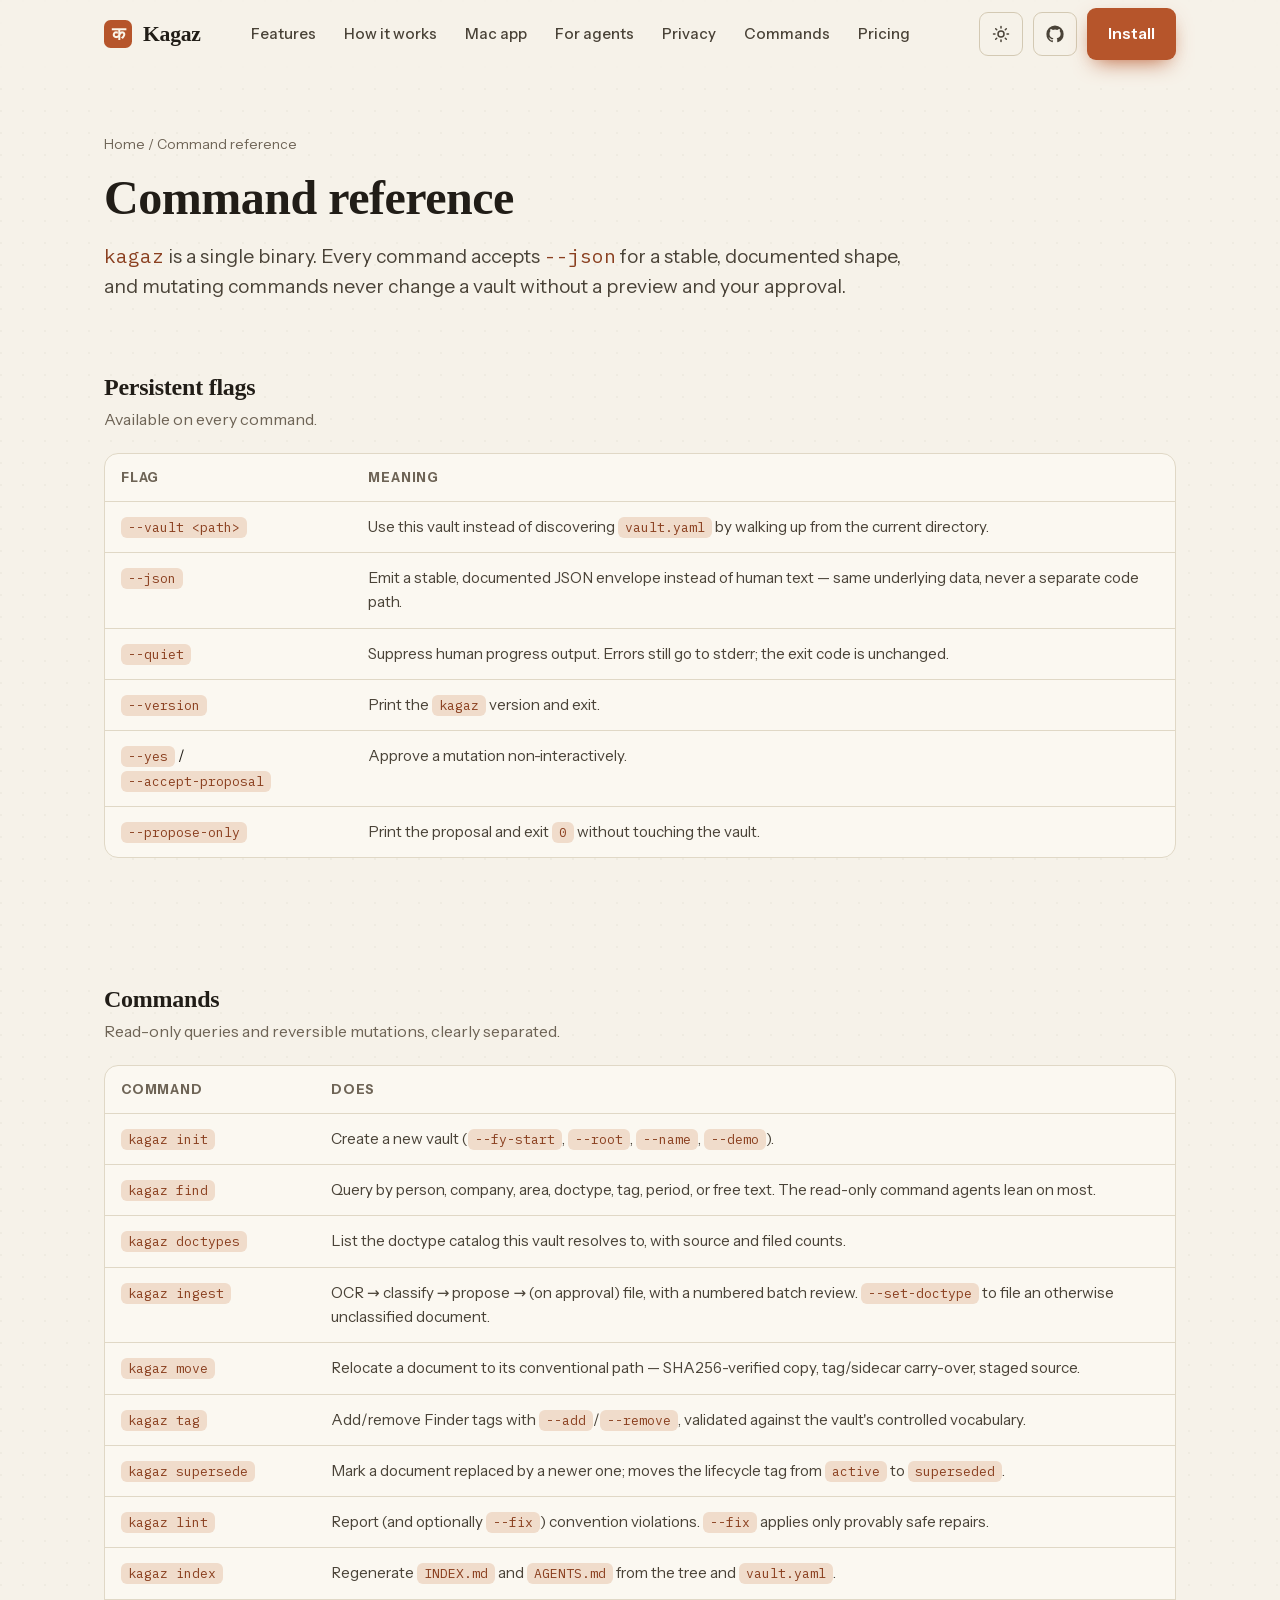
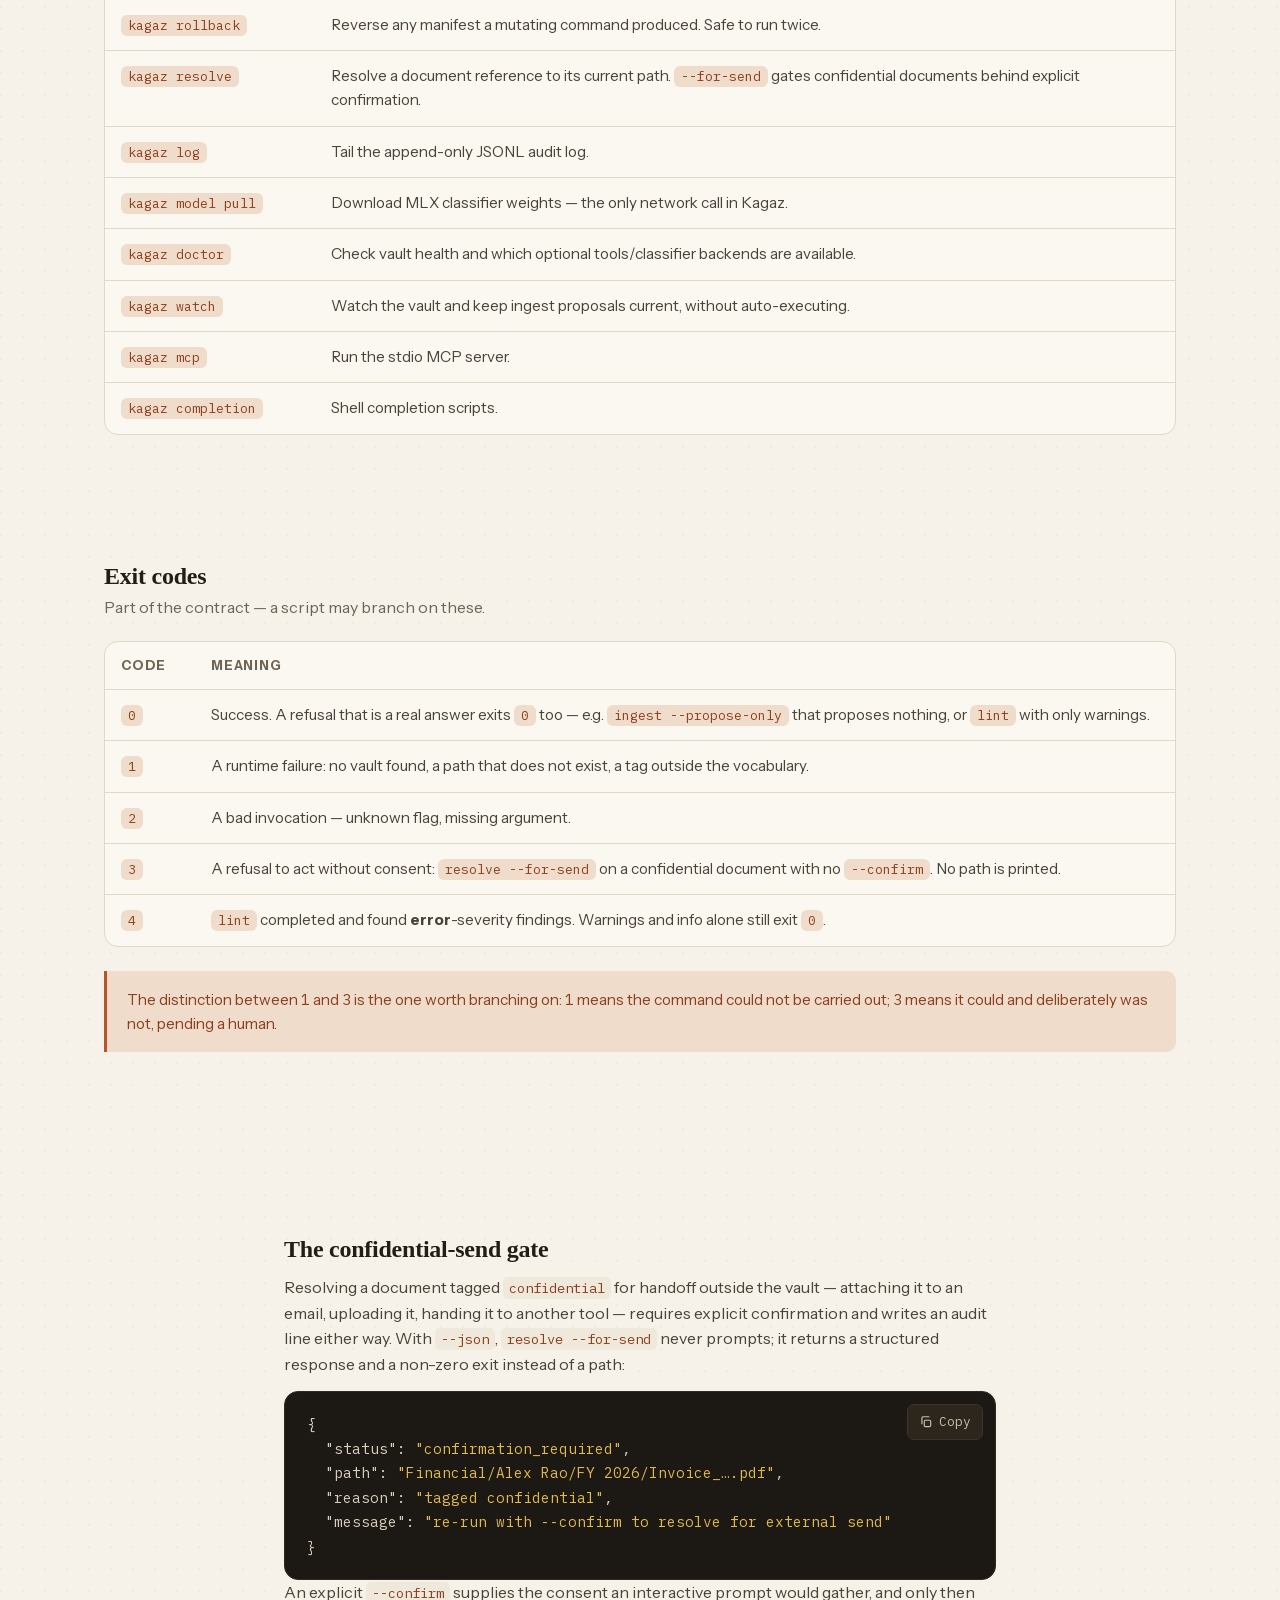
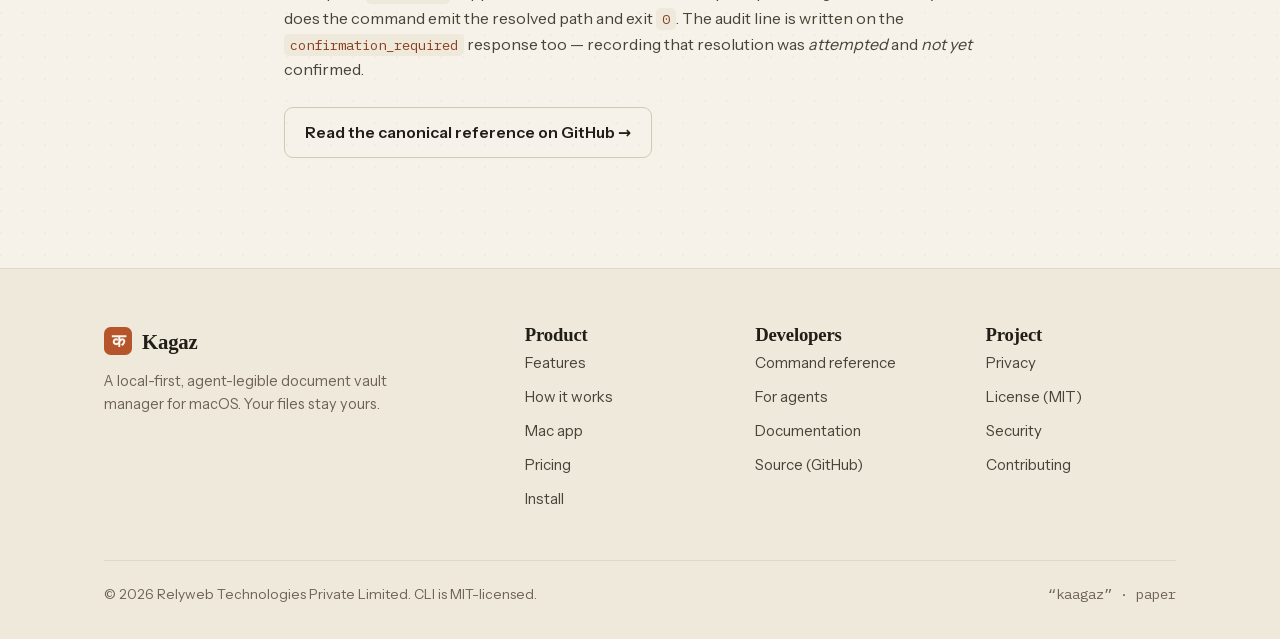
<file: commands.html>
<!doctype html>
<html lang="en">
<head>
<meta charset="utf-8" />
<meta name="viewport" content="width=device-width, initial-scale=1" />
<meta http-equiv="Content-Security-Policy" content="default-src 'self'; base-uri 'self'; img-src 'self' data:; style-src 'self'; font-src 'self'; script-src 'self' 'inline-speculation-rules'; object-src 'none'; form-action 'self'; manifest-src 'self'; require-trusted-types-for 'script'" />
<meta name="referrer" content="strict-origin-when-cross-origin" />
<title>Kagaz command reference — every subcommand, flag &amp; exit code</title>
<meta name="description" content="The complete kagaz command reference — every subcommand, persistent flags, exit codes, and the stable --json envelope for scripts and agents." />
<meta name="robots" content="index, follow, max-image-preview:large, max-snippet:-1, max-video-preview:-1" />
<meta name="theme-color" content="#f6f2e9" media="(prefers-color-scheme: light)" />
<meta name="theme-color" content="#17140f" media="(prefers-color-scheme: dark)" />
<meta name="color-scheme" content="light dark" />
<link rel="icon" href="assets/favicon.svg" type="image/svg+xml" />
<link rel="icon" href="assets/favicon-32.png" sizes="32x32" type="image/png" />
<link rel="apple-touch-icon" href="assets/apple-touch-icon.png" />
<link rel="manifest" href="site.webmanifest" />
<link rel="canonical" href="https://getkagaz.app/commands.html" />
<meta property="og:type" content="website" />
<meta property="og:title" content="Kagaz command reference — every subcommand, flag & exit code" />
<meta property="og:description" content="The full kagaz command reference with exit codes and the --json envelope." />
<meta property="og:url" content="https://getkagaz.app/commands.html" />
<meta property="og:site_name" content="Kagaz" />
<meta property="og:locale" content="en_US" />
<meta property="og:image" content="https://getkagaz.app/assets/og.png" />
<meta property="og:image:width" content="1200" />
<meta property="og:image:height" content="630" />
<meta property="og:image:alt" content="Kagaz — local-first document vault manager for macOS" />
<meta name="twitter:card" content="summary_large_image" />
<meta name="twitter:image" content="https://getkagaz.app/assets/og.png" />
<script src="theme-init.js"></script>
<link rel="preload" href="assets/fonts/instrument-sans-400-latin.woff2" as="font" type="font/woff2" crossorigin />
<link rel="stylesheet" href="assets/fonts/fonts.css" />
<link rel="stylesheet" href="styles.css" />
<script type="speculationrules">
{ "prerender": [ { "where": { "href_matches": "/*" }, "eagerness": "moderate" } ] }
</script>
</head>
<body>
<a class="skip-link" href="#main">Skip to content</a>

<header class="site-header">
  <div class="wrap nav">
    <a class="brand" href="index.html">
      <svg class="mark" viewBox="0 0 64 64" aria-hidden="true"><rect width="64" height="64" rx="15" fill="#b6552b"/><text x="32" y="45" text-anchor="middle" font-size="40" font-weight="700" fill="#faf5ea" font-family="'Kohinoor Devanagari','Noto Sans Devanagari','Devanagari Sangam MN','Nirmala UI',serif">क</text></svg>
      <span class="word">Kagaz</span>
    </a>
    <nav class="nav-links" id="navLinks">
      <a href="index.html#features">Features</a>
      <a href="index.html#how">How it works</a>
      <a href="index.html#app">Mac app</a>
      <a href="index.html#agents">For agents</a>
      <a href="index.html#privacy">Privacy</a>
      <a href="commands.html" aria-current="page">Commands</a>
      <a href="index.html#pricing">Pricing</a>
    </nav>
    <div class="nav-right">
      <button class="icon-btn" id="themeToggle" aria-label="Toggle color theme" title="Toggle theme">
        <svg class="theme-icon-light" viewBox="0 0 24 24" fill="none" stroke="currentColor" stroke-width="2" stroke-linecap="round"><circle cx="12" cy="12" r="4"/><path d="M12 2v2M12 20v2M4.9 4.9l1.4 1.4M17.7 17.7l1.4 1.4M2 12h2M20 12h2M4.9 19.1l1.4-1.4M17.7 6.3l1.4-1.4"/></svg>
        <svg class="theme-icon-dark" viewBox="0 0 24 24" fill="none" stroke="currentColor" stroke-width="2" stroke-linecap="round"><path d="M21 12.8A9 9 0 1 1 11.2 3a7 7 0 0 0 9.8 9.8Z"/></svg>
      </button>
      <a class="icon-btn" href="https://github.com/getkagaz/kagaz" aria-label="Kagaz on GitHub" title="GitHub">
        <svg viewBox="0 0 24 24" fill="currentColor"><path d="M12 .5A11.5 11.5 0 0 0 .5 12a11.5 11.5 0 0 0 7.86 10.92c.58.1.79-.25.79-.56v-2c-3.2.7-3.88-1.36-3.88-1.36-.53-1.35-1.3-1.7-1.3-1.7-1.06-.72.08-.71.08-.71 1.17.08 1.79 1.2 1.79 1.2 1.04 1.79 2.73 1.27 3.4.97.1-.75.4-1.27.74-1.56-2.56-.29-5.26-1.28-5.26-5.7 0-1.26.45-2.29 1.19-3.1-.12-.29-.52-1.46.11-3.05 0 0 .97-.31 3.18 1.18a11 11 0 0 1 5.8 0c2.2-1.49 3.17-1.18 3.17-1.18.63 1.59.23 2.76.11 3.05.74.81 1.19 1.84 1.19 3.1 0 4.43-2.7 5.4-5.28 5.69.41.36.78 1.05.78 2.12v3.14c0 .31.21.67.8.56A11.5 11.5 0 0 0 23.5 12 11.5 11.5 0 0 0 12 .5Z"/></svg>
      </a>
      <a class="btn btn-primary nav-cta-desktop" href="index.html#install">Install</a>
      <button class="icon-btn nav-toggle" id="navToggle" aria-label="Menu" aria-expanded="false">
        <svg viewBox="0 0 24 24" fill="none" stroke="currentColor" stroke-width="2" stroke-linecap="round"><path d="M3 6h18M3 12h18M3 18h18"/></svg>
      </button>
    </div>
  </div>
</header>

<main id="main">
<section class="page-hero section-tight">
  <div class="wrap">
    <div class="breadcrumb"><a href="index.html">Home</a> / Command reference</div>
    <h1>Command reference</h1>
    <p class="lead"><code class="ca">kagaz</code> is a single binary. Every command accepts <code class="ca">--json</code> for a stable, documented shape, and mutating commands never change a vault without a preview and your approval.</p>
  </div>
</section>

<section class="section-tight">
  <div class="wrap">
    <h2 class="h-sec h-sub">Persistent flags</h2>
    <p class="muted sub-note">Available on every command.</p>
    <div class="table-card table-scroll">
      <table class="cmd-table">
        <thead><tr><th>Flag</th><th>Meaning</th></tr></thead>
        <tbody>
          <tr><td><code>--vault &lt;path&gt;</code></td><td>Use this vault instead of discovering <code>vault.yaml</code> by walking up from the current directory.</td></tr>
          <tr><td><code>--json</code></td><td>Emit a stable, documented JSON envelope instead of human text — same underlying data, never a separate code path.</td></tr>
          <tr><td><code>--quiet</code></td><td>Suppress human progress output. Errors still go to stderr; the exit code is unchanged.</td></tr>
          <tr><td><code>--version</code></td><td>Print the <code>kagaz</code> version and exit.</td></tr>
          <tr><td><code>--yes</code> / <code>--accept-proposal</code></td><td>Approve a mutation non-interactively.</td></tr>
          <tr><td><code>--propose-only</code></td><td>Print the proposal and exit <code>0</code> without touching the vault.</td></tr>
        </tbody>
      </table>
    </div>
  </div>
</section>

<section class="section-tight">
  <div class="wrap">
    <h2 class="h-sec h-sub">Commands</h2>
    <p class="muted sub-note">Read-only queries and reversible mutations, clearly separated.</p>
    <div class="table-card table-scroll">
      <table class="cmd-table">
        <thead><tr><th class="w-cmd">Command</th><th>Does</th></tr></thead>
        <tbody>
          <tr><td><code>kagaz init</code></td><td>Create a new vault (<code>--fy-start</code>, <code>--root</code>, <code>--name</code>, <code>--demo</code>).</td></tr>
          <tr><td><code>kagaz find</code></td><td>Query by person, company, area, doctype, tag, period, or free text. The read-only command agents lean on most.</td></tr>
          <tr><td><code>kagaz doctypes</code></td><td>List the doctype catalog this vault resolves to, with source and filed counts.</td></tr>
          <tr><td><code>kagaz ingest</code></td><td>OCR → classify → propose → (on approval) file, with a numbered batch review. <code>--set-doctype</code> to file an otherwise unclassified document.</td></tr>
          <tr><td><code>kagaz move</code></td><td>Relocate a document to its conventional path — SHA256-verified copy, tag/sidecar carry-over, staged source.</td></tr>
          <tr><td><code>kagaz tag</code></td><td>Add/remove Finder tags with <code>--add</code>/<code>--remove</code>, validated against the vault's controlled vocabulary.</td></tr>
          <tr><td><code>kagaz supersede</code></td><td>Mark a document replaced by a newer one; moves the lifecycle tag from <code>active</code> to <code>superseded</code>.</td></tr>
          <tr><td><code>kagaz lint</code></td><td>Report (and optionally <code>--fix</code>) convention violations. <code>--fix</code> applies only provably safe repairs.</td></tr>
          <tr><td><code>kagaz index</code></td><td>Regenerate <code>INDEX.md</code> and <code>AGENTS.md</code> from the tree and <code>vault.yaml</code>.</td></tr>
          <tr><td><code>kagaz rollback</code></td><td>Reverse any manifest a mutating command produced. Safe to run twice.</td></tr>
          <tr><td><code>kagaz resolve</code></td><td>Resolve a document reference to its current path. <code>--for-send</code> gates confidential documents behind explicit confirmation.</td></tr>
          <tr><td><code>kagaz log</code></td><td>Tail the append-only JSONL audit log.</td></tr>
          <tr><td><code>kagaz model pull</code></td><td>Download MLX classifier weights — the only network call in Kagaz.</td></tr>
          <tr><td><code>kagaz doctor</code></td><td>Check vault health and which optional tools/classifier backends are available.</td></tr>
          <tr><td><code>kagaz watch</code></td><td>Watch the vault and keep ingest proposals current, without auto-executing.</td></tr>
          <tr><td><code>kagaz mcp</code></td><td>Run the stdio MCP server.</td></tr>
          <tr><td><code>kagaz completion</code></td><td>Shell completion scripts.</td></tr>
        </tbody>
      </table>
    </div>
  </div>
</section>

<section class="section-tight">
  <div class="wrap">
    <h2 class="h-sec h-sub">Exit codes</h2>
    <p class="muted sub-note">Part of the contract — a script may branch on these.</p>
    <div class="table-card table-scroll">
      <table class="cmd-table">
        <thead><tr><th class="w-code">Code</th><th>Meaning</th></tr></thead>
        <tbody>
          <tr><td><code>0</code></td><td>Success. A refusal that is a real answer exits <code>0</code> too — e.g. <code>ingest --propose-only</code> that proposes nothing, or <code>lint</code> with only warnings.</td></tr>
          <tr><td><code>1</code></td><td>A runtime failure: no vault found, a path that does not exist, a tag outside the vocabulary.</td></tr>
          <tr><td><code>2</code></td><td>A bad invocation — unknown flag, missing argument.</td></tr>
          <tr><td><code>3</code></td><td>A refusal to act without consent: <code>resolve --for-send</code> on a confidential document with no <code>--confirm</code>. No path is printed.</td></tr>
          <tr><td><code>4</code></td><td><code>lint</code> completed and found <b>error</b>-severity findings. Warnings and info alone still exit <code>0</code>.</td></tr>
        </tbody>
      </table>
    </div>
    <div class="callout mt-24">The distinction between <code>1</code> and <code>3</code> is the one worth branching on: <code>1</code> means the command could not be carried out; <code>3</code> means it could and deliberately was not, pending a human.</div>
  </div>
</section>

<section class="section-tight pb-96">
  <div class="wrap prose">
    <h2>The confidential-send gate</h2>
    <p>Resolving a document tagged <code>confidential</code> for handoff outside the vault — attaching it to an email, uploading it, handing it to another tool — requires explicit confirmation and writes an audit line either way. With <code>--json</code>, <code>resolve --for-send</code> never prompts; it returns a structured response and a non-zero exit instead of a path:</p>
    <div class="codeblock" data-copy>{
  <span class="kw">"status"</span>: <span class="json-str">"confirmation_required"</span>,
  <span class="kw">"path"</span>: <span class="json-str">"Financial/Alex Rao/FY 2026/Invoice_…​.pdf"</span>,
  <span class="kw">"reason"</span>: <span class="json-str">"tagged confidential"</span>,
  <span class="kw">"message"</span>: <span class="json-str">"re-run with --confirm to resolve for external send"</span>
}</div>
    <p>An explicit <code>--confirm</code> supplies the consent an interactive prompt would gather, and only then does the command emit the resolved path and exit <code>0</code>. The audit line is written on the <code>confirmation_required</code> response too — recording that resolution was <em>attempted</em> and <em>not yet</em> confirmed.</p>
    <p class="mt-24"><a class="btn btn-ghost" href="https://github.com/getkagaz/kagaz/blob/main/docs/commands.md">Read the canonical reference on GitHub →</a></p>
  </div>
</section>
</main>

<footer class="site-footer">
  <div class="wrap">
    <div class="foot-grid">
      <div class="foot-brand">
        <div class="brand"><svg class="mark" viewBox="0 0 64 64" aria-hidden="true"><rect width="64" height="64" rx="15" fill="#b6552b"/><text x="32" y="45" text-anchor="middle" font-size="40" font-weight="700" fill="#faf5ea" font-family="'Kohinoor Devanagari','Noto Sans Devanagari','Devanagari Sangam MN','Nirmala UI',serif">क</text></svg><span class="word">Kagaz</span></div>
        <p>A local-first, agent-legible document vault manager for macOS. Your files stay yours.</p>
      </div>
      <div class="foot-col">
        <h3>Product</h3>
        <a href="index.html#features">Features</a>
        <a href="index.html#how">How it works</a>
        <a href="index.html#app">Mac app</a>
        <a href="index.html#pricing">Pricing</a>
        <a href="index.html#install">Install</a>
      </div>
      <div class="foot-col">
        <h3>Developers</h3>
        <a href="commands.html">Command reference</a>
        <a href="index.html#agents">For agents</a>
        <a href="https://github.com/getkagaz/kagaz/tree/main/docs">Documentation</a>
        <a href="https://github.com/getkagaz/kagaz">Source (GitHub)</a>
      </div>
      <div class="foot-col">
        <h3>Project</h3>
        <a href="index.html#privacy">Privacy</a>
        <a href="https://github.com/getkagaz/kagaz/blob/main/LICENSE">License (MIT)</a>
        <a href="https://github.com/getkagaz/kagaz/blob/main/SECURITY.md">Security</a>
        <a href="https://github.com/getkagaz/kagaz/blob/main/CONTRIBUTING.md">Contributing</a>
      </div>
    </div>
    <div class="foot-bottom">
      <span>© 2026 Relyweb Technologies Private Limited. CLI is MIT-licensed.</span>
      <span class="tag">“kaagaz” · paper</span>
    </div>
  </div>
</footer>

<script src="app.js"></script>
<script type="application/ld+json">
{
  "@context": "https://schema.org",
  "@type": "BreadcrumbList",
  "itemListElement": [
    { "@type": "ListItem", "position": 1, "name": "Home", "item": "https://getkagaz.app/" },
    { "@type": "ListItem", "position": 2, "name": "Command reference", "item": "https://getkagaz.app/commands.html" }
  ]
}
</script>
</body>
</html>
</file>
<file: assets/fonts/fonts.css>
/* latin-ext */
@font-face {
  font-family: 'IBM Plex Mono';
  font-style: normal;
  font-weight: 400;
  font-display: swap;
  src: url(ibm-plex-mono-400-latin-ext.woff2) format('woff2');
  unicode-range: U+0100-02BA, U+02BD-02C5, U+02C7-02CC, U+02CE-02D7, U+02DD-02FF, U+0304, U+0308, U+0329, U+1D00-1DBF, U+1E00-1E9F, U+1EF2-1EFF, U+2020, U+20A0-20AB, U+20AD-20C0, U+2113, U+2C60-2C7F, U+A720-A7FF;
}
/* latin */
@font-face {
  font-family: 'IBM Plex Mono';
  font-style: normal;
  font-weight: 400;
  font-display: swap;
  src: url(ibm-plex-mono-400-latin.woff2) format('woff2');
  unicode-range: U+0000-00FF, U+0131, U+0152-0153, U+02BB-02BC, U+02C6, U+02DA, U+02DC, U+0304, U+0308, U+0329, U+2000-206F, U+20AC, U+2122, U+2191, U+2193, U+2212, U+2215, U+FEFF, U+FFFD;
}
/* latin-ext */
@font-face {
  font-family: 'IBM Plex Mono';
  font-style: normal;
  font-weight: 500;
  font-display: swap;
  src: url(ibm-plex-mono-500-latin-ext.woff2) format('woff2');
  unicode-range: U+0100-02BA, U+02BD-02C5, U+02C7-02CC, U+02CE-02D7, U+02DD-02FF, U+0304, U+0308, U+0329, U+1D00-1DBF, U+1E00-1E9F, U+1EF2-1EFF, U+2020, U+20A0-20AB, U+20AD-20C0, U+2113, U+2C60-2C7F, U+A720-A7FF;
}
/* latin */
@font-face {
  font-family: 'IBM Plex Mono';
  font-style: normal;
  font-weight: 500;
  font-display: swap;
  src: url(ibm-plex-mono-500-latin.woff2) format('woff2');
  unicode-range: U+0000-00FF, U+0131, U+0152-0153, U+02BB-02BC, U+02C6, U+02DA, U+02DC, U+0304, U+0308, U+0329, U+2000-206F, U+20AC, U+2122, U+2191, U+2193, U+2212, U+2215, U+FEFF, U+FFFD;
}
/* latin-ext */
@font-face {
  font-family: 'IBM Plex Mono';
  font-style: normal;
  font-weight: 600;
  font-display: swap;
  src: url(ibm-plex-mono-600-latin-ext.woff2) format('woff2');
  unicode-range: U+0100-02BA, U+02BD-02C5, U+02C7-02CC, U+02CE-02D7, U+02DD-02FF, U+0304, U+0308, U+0329, U+1D00-1DBF, U+1E00-1E9F, U+1EF2-1EFF, U+2020, U+20A0-20AB, U+20AD-20C0, U+2113, U+2C60-2C7F, U+A720-A7FF;
}
/* latin */
@font-face {
  font-family: 'IBM Plex Mono';
  font-style: normal;
  font-weight: 600;
  font-display: swap;
  src: url(ibm-plex-mono-600-latin.woff2) format('woff2');
  unicode-range: U+0000-00FF, U+0131, U+0152-0153, U+02BB-02BC, U+02C6, U+02DA, U+02DC, U+0304, U+0308, U+0329, U+2000-206F, U+20AC, U+2122, U+2191, U+2193, U+2212, U+2215, U+FEFF, U+FFFD;
}
/* latin-ext */
@font-face {
  font-family: 'Instrument Sans';
  font-style: normal;
  font-weight: 400;
  font-stretch: 100%;
  font-display: swap;
  src: url(instrument-sans-400-latin-ext.woff2) format('woff2');
  unicode-range: U+0100-02BA, U+02BD-02C5, U+02C7-02CC, U+02CE-02D7, U+02DD-02FF, U+0304, U+0308, U+0329, U+1D00-1DBF, U+1E00-1E9F, U+1EF2-1EFF, U+2020, U+20A0-20AB, U+20AD-20C0, U+2113, U+2C60-2C7F, U+A720-A7FF;
}
/* latin */
@font-face {
  font-family: 'Instrument Sans';
  font-style: normal;
  font-weight: 400;
  font-stretch: 100%;
  font-display: swap;
  src: url(instrument-sans-400-latin.woff2) format('woff2');
  unicode-range: U+0000-00FF, U+0131, U+0152-0153, U+02BB-02BC, U+02C6, U+02DA, U+02DC, U+0304, U+0308, U+0329, U+2000-206F, U+20AC, U+2122, U+2191, U+2193, U+2212, U+2215, U+FEFF, U+FFFD;
}
/* latin-ext */
@font-face {
  font-family: 'Instrument Sans';
  font-style: normal;
  font-weight: 500;
  font-stretch: 100%;
  font-display: swap;
  src: url(instrument-sans-500-latin-ext.woff2) format('woff2');
  unicode-range: U+0100-02BA, U+02BD-02C5, U+02C7-02CC, U+02CE-02D7, U+02DD-02FF, U+0304, U+0308, U+0329, U+1D00-1DBF, U+1E00-1E9F, U+1EF2-1EFF, U+2020, U+20A0-20AB, U+20AD-20C0, U+2113, U+2C60-2C7F, U+A720-A7FF;
}
/* latin */
@font-face {
  font-family: 'Instrument Sans';
  font-style: normal;
  font-weight: 500;
  font-stretch: 100%;
  font-display: swap;
  src: url(instrument-sans-500-latin.woff2) format('woff2');
  unicode-range: U+0000-00FF, U+0131, U+0152-0153, U+02BB-02BC, U+02C6, U+02DA, U+02DC, U+0304, U+0308, U+0329, U+2000-206F, U+20AC, U+2122, U+2191, U+2193, U+2212, U+2215, U+FEFF, U+FFFD;
}
/* latin-ext */
@font-face {
  font-family: 'Instrument Sans';
  font-style: normal;
  font-weight: 600;
  font-stretch: 100%;
  font-display: swap;
  src: url(instrument-sans-600-latin-ext.woff2) format('woff2');
  unicode-range: U+0100-02BA, U+02BD-02C5, U+02C7-02CC, U+02CE-02D7, U+02DD-02FF, U+0304, U+0308, U+0329, U+1D00-1DBF, U+1E00-1E9F, U+1EF2-1EFF, U+2020, U+20A0-20AB, U+20AD-20C0, U+2113, U+2C60-2C7F, U+A720-A7FF;
}
/* latin */
@font-face {
  font-family: 'Instrument Sans';
  font-style: normal;
  font-weight: 600;
  font-stretch: 100%;
  font-display: swap;
  src: url(instrument-sans-600-latin.woff2) format('woff2');
  unicode-range: U+0000-00FF, U+0131, U+0152-0153, U+02BB-02BC, U+02C6, U+02DA, U+02DC, U+0304, U+0308, U+0329, U+2000-206F, U+20AC, U+2122, U+2191, U+2193, U+2212, U+2215, U+FEFF, U+FFFD;
}
/* latin-ext */
@font-face {
  font-family: 'Instrument Sans';
  font-style: normal;
  font-weight: 700;
  font-stretch: 100%;
  font-display: swap;
  src: url(instrument-sans-700-latin-ext.woff2) format('woff2');
  unicode-range: U+0100-02BA, U+02BD-02C5, U+02C7-02CC, U+02CE-02D7, U+02DD-02FF, U+0304, U+0308, U+0329, U+1D00-1DBF, U+1E00-1E9F, U+1EF2-1EFF, U+2020, U+20A0-20AB, U+20AD-20C0, U+2113, U+2C60-2C7F, U+A720-A7FF;
}
/* latin */
@font-face {
  font-family: 'Instrument Sans';
  font-style: normal;
  font-weight: 700;
  font-stretch: 100%;
  font-display: swap;
  src: url(instrument-sans-700-latin.woff2) format('woff2');
  unicode-range: U+0000-00FF, U+0131, U+0152-0153, U+02BB-02BC, U+02C6, U+02DA, U+02DC, U+0304, U+0308, U+0329, U+2000-206F, U+20AC, U+2122, U+2191, U+2193, U+2212, U+2215, U+FEFF, U+FFFD;
}
</file>
<file: styles.css>
/* ==========================================================================
   Kagaz — getkagaz.app
   Paper-inspired design system. No build step; hand-authored CSS.
   Typography mirrors the macOS app: Instrument Sans + IBM Plex Mono.
   ========================================================================== */

:root {
  /* Palette — light (paper) */
  --paper:        #f6f2e9;
  --paper-2:      #efe9dc;
  --card:         #fbf8f1;
  --ink:          #211d17;
  --ink-2:        #4a4338;
  --ink-3:        #6e6456;
  --line:         #e0d8c6;
  --line-2:       #d3c9b3;
  --accent:       #b6552b;   /* terracotta — the app's default accent */
  --accent-2:     #8a3f1f;
  --accent-soft:  #f0dccb;
  --indigo:       #3b4a6b;   /* stamp indigo */
  --indigo-soft:  #dde1ea;
  --teal:         #2f6f6a;
  --good:         #3f7d52;
  --shadow:       rgba(33, 29, 23, 0.10);
  --shadow-lg:    rgba(33, 29, 23, 0.16);

  --font-sans: "Instrument Sans", ui-sans-serif, system-ui, -apple-system, "Segoe UI", Roboto, Helvetica, Arial, sans-serif;
  --font-serif: "Iowan Old Style", "Palatino Linotype", Palatino, "Book Antiqua", Georgia, serif;
  --font-mono: "IBM Plex Mono", ui-monospace, "SF Mono", Menlo, Consolas, monospace;

  --maxw: 1120px;
  --radius: 14px;
  --radius-sm: 9px;
}

@media (prefers-color-scheme: dark) {
  :root {
    --paper:       #17140f;
    --paper-2:     #1e1a13;
    --card:        #211c15;
    --ink:         #f3ecdd;
    --ink-2:       #cabfa9;
    --ink-3:       #948a76;
    --line:        #332c20;
    --line-2:      #3f382a;
    --accent:      #e08a4f;
    --accent-2:    #f0a06a;
    --accent-soft: #33251a;
    --indigo:      #9fb0d6;
    --indigo-soft: #232a38;
    --teal:        #6fbdb5;
    --good:        #7fc493;
    --shadow:      rgba(0, 0, 0, 0.35);
    --shadow-lg:   rgba(0, 0, 0, 0.5);
  }
}

/* Manual theme override via [data-theme] on <html> */
html[data-theme="light"] {
  --paper:#f6f2e9;--paper-2:#efe9dc;--card:#fbf8f1;--ink:#211d17;--ink-2:#4a4338;
  --ink-3:#6e6456;--line:#e0d8c6;--line-2:#d3c9b3;--accent:#b6552b;--accent-2:#8a3f1f;
  --accent-soft:#f0dccb;--indigo:#3b4a6b;--indigo-soft:#dde1ea;--teal:#2f6f6a;--good:#3f7d52;
  --shadow:rgba(33,29,23,0.10);--shadow-lg:rgba(33,29,23,0.16);
}
html[data-theme="dark"] {
  --paper:#17140f;--paper-2:#1e1a13;--card:#211c15;--ink:#f3ecdd;--ink-2:#cabfa9;
  --ink-3:#948a76;--line:#332c20;--line-2:#3f382a;--accent:#e08a4f;--accent-2:#f0a06a;
  --accent-soft:#33251a;--indigo:#9fb0d6;--indigo-soft:#232a38;--teal:#6fbdb5;--good:#7fc493;
  --shadow:rgba(0,0,0,0.35);--shadow-lg:rgba(0,0,0,0.5);
}

/* ---------- Reset ---------- */
*, *::before, *::after { box-sizing: border-box; }
* { margin: 0; }
html { -webkit-text-size-adjust: 100%; scroll-behavior: smooth; }
@media (prefers-reduced-motion: reduce) { html { scroll-behavior: auto; } }

body {
  font-family: var(--font-sans);
  color: var(--ink);
  background-color: var(--paper);
  background-image:
    radial-gradient(circle at 1px 1px, rgba(120,105,80,0.05) 1px, transparent 0);
  background-size: 22px 22px;
  line-height: 1.6;
  -webkit-font-smoothing: antialiased;
  text-rendering: optimizeLegibility;
  overflow-x: hidden;
}

img, svg { display: block; max-width: 100%; }
a { color: inherit; text-decoration: none; }
button { font: inherit; cursor: pointer; }
::selection { background: var(--accent-soft); color: var(--accent-2); }

/* ---------- Layout helpers ---------- */
.wrap { width: 100%; max-width: var(--maxw); margin-inline: auto; padding-inline: 24px; }
.section { padding-block: 96px; }
.section-tight { padding-block: 64px; }
.center { text-align: center; }
.muted { color: var(--ink-3); }
.mb-sm { margin-bottom: 14px; }
.mt-lg { margin-top: 40px; }

.eyebrow {
  font-size: 0.8rem; font-weight: 650; letter-spacing: 0.12em;
  text-transform: uppercase; color: var(--accent-2); margin-bottom: 14px;
}

h1, h2, h3 { font-family: var(--font-serif); font-weight: 600; line-height: 1.12; letter-spacing: -0.01em; }
.h-sec { font-size: clamp(1.8rem, 3.5vw, 2.6rem); color: var(--ink); }
.lead { font-size: clamp(1.05rem, 1.6vw, 1.2rem); color: var(--ink-2); max-width: 62ch; }
.lead.center { margin-inline: auto; }

/* ---------- Buttons ---------- */
.btn {
  display: inline-flex; align-items: center; gap: 9px; padding: 12px 20px;
  border-radius: var(--radius-sm); font-weight: 600; font-size: 0.98rem;
  border: 1px solid transparent;
  transition: transform .15s ease, box-shadow .15s ease, background-color .15s ease, border-color .15s ease;
  white-space: nowrap;
}
.btn:active { transform: translateY(1px); }
.btn svg { width: 18px; height: 18px; }
.btn-primary { background: var(--accent); color: #fff; box-shadow: 0 8px 22px -8px var(--accent); }
.btn-primary:hover { background: var(--accent-2); box-shadow: 0 10px 26px -8px var(--accent); }
.btn-ghost { background: transparent; color: var(--ink); border-color: var(--line-2); }
.btn-ghost:hover { background: var(--card); border-color: var(--ink-3); }
.btn-lg { padding: 15px 26px; font-size: 1.05rem; }

/* ---------- Header ---------- */
.site-header {
  position: sticky; top: 0; z-index: 50;
  backdrop-filter: saturate(1.4) blur(10px);
  background: color-mix(in srgb, var(--paper) 82%, transparent);
  border-bottom: 1px solid transparent;
  transition: border-color .2s ease;
}
.site-header.scrolled { border-bottom-color: var(--line); }
.nav { display: flex; align-items: center; gap: 20px; height: 68px; }
.brand { display: flex; align-items: center; gap: 11px; font-weight: 650; }
.brand .mark { width: 28px; height: 28px; flex: none; }
.brand .word { font-family: var(--font-serif); font-size: 1.35rem; letter-spacing: -0.01em; }
.nav-links { display: flex; gap: 4px; margin-left: 18px; }
.nav-links a { padding: 8px 12px; border-radius: 8px; font-size: 0.94rem; color: var(--ink-2); font-weight: 500; }
.nav-links a:hover { color: var(--ink); background: var(--card); }
.nav-right { margin-left: auto; display: flex; align-items: center; gap: 10px; }
.icon-btn {
  width: 40px; height: 40px; display: inline-flex; align-items: center; justify-content: center;
  border-radius: 9px; border: 1px solid var(--line-2); background: transparent; color: var(--ink-2);
}
.icon-btn:hover { color: var(--ink); border-color: var(--ink-3); background: var(--card); }
.icon-btn svg { width: 18px; height: 18px; }
.theme-icon-dark { display: none; }
html[data-theme="dark"] .theme-icon-dark { display: block; }
html[data-theme="dark"] .theme-icon-light { display: none; }
@media (prefers-color-scheme: dark) {
  html:not([data-theme="light"]) .theme-icon-dark { display: block; }
  html:not([data-theme="light"]) .theme-icon-light { display: none; }
}
.nav-toggle { display: none; }

@media (max-width: 880px) {
  .nav-links {
    position: fixed; inset: 68px 0 auto 0; flex-direction: column; gap: 2px; margin: 0;
    padding: 14px 24px 22px; background: var(--paper); border-bottom: 1px solid var(--line);
    transform: translateY(-120%); transition: transform .28s ease; z-index: 40;
  }
  .nav-links.open { transform: translateY(0); }
  .nav-links a { padding: 12px; font-size: 1.05rem; }
  .nav-toggle { display: inline-flex; }
  .nav-cta-desktop { display: none; }
}

/* ---------- Hero ---------- */
.hero { position: relative; padding-top: 72px; padding-bottom: 40px; overflow: hidden; }
.hero-grid { display: grid; grid-template-columns: 1.05fr 0.95fr; gap: 56px; align-items: center; }
/* Grid items default to min-width:auto (=min-content); the terminal/window
   mocks contain non-wrapping lines, which blows out an fr track. Pin to 0. */
.hero-grid > * { min-width: 0; }
.hero h1 { font-size: clamp(2.5rem, 5.4vw, 4rem); letter-spacing: -0.02em; }
.hero h1 .accent { color: var(--accent); }
.hero .lead { margin-top: 20px; font-size: clamp(1.1rem, 1.8vw, 1.3rem); }
.hero-cta { margin-top: 32px; display: flex; gap: 14px; flex-wrap: wrap; }
.hero-note { margin-top: 18px; font-size: 0.9rem; color: var(--ink-3); display: flex; align-items: center; gap: 8px; flex-wrap: wrap; }
.hero-note svg { width: 16px; height: 16px; color: var(--good); flex: none; }

.pill {
  display: inline-flex; align-items: center; gap: 8px; padding: 6px 13px; border-radius: 999px;
  background: var(--accent-soft); color: var(--accent-2); font-size: 0.82rem; font-weight: 600;
  margin-bottom: 22px; border: 1px solid color-mix(in srgb, var(--accent) 25%, transparent);
}
.pill .dot { width: 7px; height: 7px; border-radius: 50%; background: var(--accent); }

@media (max-width: 900px) {
  .hero-grid { grid-template-columns: 1fr; gap: 40px; }
  .hero-visual { order: 2; }
}

/* ---------- Terminal card ---------- */
.terminal {
  border-radius: var(--radius); background: #1c1813; border: 1px solid #322a1f;
  box-shadow: 0 30px 60px -25px var(--shadow-lg), 0 4px 12px -6px var(--shadow);
  overflow: hidden; font-family: var(--font-mono); font-size: 0.85rem; line-height: 1.75;
}
.terminal .bar { display: flex; align-items: center; gap: 8px; padding: 11px 15px; background: #24201a; border-bottom: 1px solid #322a1f; }
.terminal .bar .dot { width: 11px; height: 11px; border-radius: 50%; }
.terminal .bar .dot.r { background: #e06c5a; }
.terminal .bar .dot.y { background: #e0b94f; }
.terminal .bar .dot.g { background: #6cbf7a; }
.terminal .bar .title { margin-left: 10px; color: #a89e8a; font-size: 0.78rem; }
.terminal .body { padding: 18px 20px; color: #d8cfbc; overflow-x: auto; }
.terminal .body .line { display: block; white-space: pre; }
.terminal .prompt { color: var(--accent); }
.terminal .cmd { color: #f3ecdd; }
.terminal .flag { color: #e0b94f; }
.terminal .out { color: #9a917e; }
.terminal .ok { color: #6cbf7a; }
.terminal .kw { color: #7fa0d6; }

/* ---------- Trust strip ---------- */
.strip { border-block: 1px solid var(--line); background: var(--paper-2); }
.strip .wrap { display: flex; flex-wrap: wrap; gap: 14px 40px; justify-content: center; padding-block: 26px; }
.strip .item { display: flex; align-items: center; gap: 10px; color: var(--ink-2); font-size: 0.94rem; font-weight: 500; }
.strip .item svg { width: 18px; height: 18px; color: var(--accent); flex: none; }

/* ---------- Grids & cards ---------- */
.grid { display: grid; gap: 22px; }
.grid-3 { grid-template-columns: repeat(3, 1fr); }
.grid-2 { grid-template-columns: repeat(2, 1fr); }
@media (max-width: 900px) { .grid-3 { grid-template-columns: 1fr 1fr; } }
@media (max-width: 640px) { .grid-3, .grid-2 { grid-template-columns: 1fr; } }

.card {
  background: var(--card); border: 1px solid var(--line); border-radius: var(--radius); padding: 26px;
  transition: transform .18s ease, box-shadow .18s ease, border-color .18s ease;
}
.card:hover { transform: translateY(-3px); box-shadow: 0 18px 34px -22px var(--shadow-lg); border-color: var(--line-2); }
.card .ico { width: 44px; height: 44px; border-radius: 11px; display: inline-flex; align-items: center; justify-content: center; background: var(--accent-soft); color: var(--accent-2); margin-bottom: 16px; }
.card .ico svg { width: 22px; height: 22px; }
.card h3 { font-size: 1.22rem; margin-bottom: 8px; }
.card p { color: var(--ink-2); font-size: 0.96rem; }

/* ---------- Steps ---------- */
.steps { display: grid; grid-template-columns: repeat(4, 1fr); gap: 18px; counter-reset: step; }
@media (max-width: 820px) { .steps { grid-template-columns: 1fr 1fr; } }
@media (max-width: 480px) { .steps { grid-template-columns: 1fr; } }
.step { position: relative; padding: 26px 22px 22px; background: var(--card); border: 1px solid var(--line); border-radius: var(--radius); }
.step::before {
  counter-increment: step; content: counter(step); position: absolute; top: -14px; left: 22px;
  width: 30px; height: 30px; border-radius: 8px; background: var(--accent); color: #fff;
  font-family: var(--font-mono); font-weight: 700; font-size: 0.9rem; display: grid; place-items: center;
  box-shadow: 0 6px 14px -6px var(--accent);
}
.step h3 { font-size: 1.1rem; margin: 8px 0 6px; }
.step p { color: var(--ink-2); font-size: 0.92rem; }
.step .cmd { font-family: var(--font-mono); font-size: 0.82rem; color: var(--accent-2); display: block; margin-top: 12px; }

/* ---------- Alt background block ---------- */
.alt { background: var(--paper-2); border-block: 1px solid var(--line); }
.split { display: grid; grid-template-columns: 1fr 1fr; gap: 48px; align-items: center; }
.split > * { min-width: 0; }
@media (max-width: 900px) { .split { grid-template-columns: 1fr; gap: 32px; } }
.checklist { list-style: none; padding: 0; display: grid; gap: 14px; margin-top: 24px; }
.checklist li { display: flex; gap: 12px; align-items: flex-start; color: var(--ink-2); }
.checklist li svg { width: 20px; height: 20px; color: var(--good); flex: none; margin-top: 2px; }
.checklist li b { color: var(--ink); font-weight: 650; }

/* ---------- App preview (window mock) ---------- */
.window {
  border-radius: var(--radius); overflow: hidden; border: 1px solid var(--line-2);
  background: var(--card); box-shadow: 0 30px 60px -30px var(--shadow-lg);
}
.window .titlebar { display: flex; align-items: center; gap: 8px; padding: 11px 14px; background: var(--paper-2); border-bottom: 1px solid var(--line); }
.window .titlebar .dot { width: 11px; height: 11px; border-radius: 50%; }
.window .titlebar .dot.r { background: #e06c5a; } .window .titlebar .dot.y { background: #e0b94f; } .window .titlebar .dot.g { background: #6cbf7a; }
.window .titlebar .t { margin-left: 8px; font-size: 0.8rem; color: var(--ink-3); font-family: var(--font-mono); }
.window .content { padding: 18px; display: grid; gap: 12px; }
.mock-row { display: flex; align-items: center; gap: 12px; padding: 12px 14px; border: 1px solid var(--line); border-radius: 10px; background: var(--paper); }
.mock-row .doc { width: 34px; height: 34px; border-radius: 7px; background: var(--accent-soft); color: var(--accent-2); display: grid; place-items: center; flex: none; }
.mock-row .doc svg { width: 18px; height: 18px; }
.mock-row .meta { min-width: 0; }
.mock-row .meta .name { font-weight: 600; font-size: 0.9rem; white-space: nowrap; overflow: hidden; text-overflow: ellipsis; }
.mock-row .meta .path { font-family: var(--font-mono); font-size: 0.74rem; color: var(--ink-3); white-space: nowrap; overflow: hidden; text-overflow: ellipsis; }
.mock-row .tag { margin-left: auto; font-size: 0.72rem; font-weight: 600; padding: 3px 9px; border-radius: 999px; flex: none; }
.tag-inv { background: var(--indigo-soft); color: var(--indigo); }
.tag-conf { background: var(--accent-soft); color: var(--accent-2); }
.tag-ok { background: color-mix(in srgb, var(--good) 18%, transparent); color: var(--good); }

/* ---------- Privacy ---------- */
.priv-grid { display: grid; grid-template-columns: repeat(2, 1fr); gap: 20px; }
@media (max-width: 720px) { .priv-grid { grid-template-columns: 1fr; } }
.priv { display: flex; gap: 16px; padding: 22px; border: 1px solid var(--line); border-radius: var(--radius); background: var(--card); }
.priv .ico { width: 40px; height: 40px; flex: none; border-radius: 10px; display: grid; place-items: center; background: var(--indigo-soft); color: var(--indigo); }
.priv .ico svg { width: 21px; height: 21px; }
.priv h3 { font-size: 1.08rem; margin-bottom: 5px; }
.priv p { font-size: 0.93rem; color: var(--ink-2); }

/* ---------- Commands table ---------- */
.cmd-table { width: 100%; border-collapse: collapse; font-size: 0.95rem; }
.cmd-table th, .cmd-table td { text-align: left; padding: 13px 16px; border-bottom: 1px solid var(--line); vertical-align: top; }
.cmd-table th { color: var(--ink-3); font-weight: 650; font-size: 0.82rem; text-transform: uppercase; letter-spacing: 0.06em; }
.cmd-table tr:last-child td { border-bottom: none; }
.cmd-table code { font-family: var(--font-mono); font-size: 0.86em; color: var(--accent-2); background: var(--accent-soft); padding: 2px 7px; border-radius: 6px; white-space: nowrap; }
.cmd-table td:last-child { color: var(--ink-2); }
.table-card { background: var(--card); border: 1px solid var(--line); border-radius: var(--radius); overflow: hidden; }
.table-scroll { overflow-x: auto; }

/* Keep short inline code tokens (e.g. --json) from splitting mid-word */
.plan ul li code, .checklist li code, .priv p code, .card p code { white-space: nowrap; }

/* ---------- Pricing ---------- */
.price-grid { display: grid; grid-template-columns: 1fr 1fr; gap: 24px; align-items: stretch; }
@media (max-width: 780px) { .price-grid { grid-template-columns: 1fr; } }
.plan { position: relative; display: flex; flex-direction: column; padding: 32px; border-radius: var(--radius); background: var(--card); border: 1px solid var(--line); }
.plan.featured { border-color: var(--accent); box-shadow: 0 24px 48px -30px var(--accent); }
.plan .badge { position: absolute; top: -12px; right: 24px; background: var(--accent); color: #fff; font-size: 0.74rem; font-weight: 700; letter-spacing: 0.05em; text-transform: uppercase; padding: 5px 12px; border-radius: 999px; }
.plan h3 { font-size: 1.4rem; }
.plan .tagline { color: var(--ink-3); font-size: 0.92rem; margin-top: 4px; }
.plan .price { display: flex; align-items: baseline; gap: 8px; margin: 20px 0 4px; }
.plan .price .amt { font-family: var(--font-serif); font-size: 2.6rem; font-weight: 600; color: var(--ink); }
.plan .price .per { color: var(--ink-3); font-size: 0.95rem; }
.plan .price-note { color: var(--accent-2); font-size: 0.88rem; font-weight: 600; margin-bottom: 20px; }
.plan ul { list-style: none; padding: 0; display: grid; gap: 12px; margin: 8px 0 26px; }
.plan ul li { display: flex; gap: 10px; align-items: flex-start; color: var(--ink-2); font-size: 0.95rem; }
.plan ul li svg { width: 18px; height: 18px; color: var(--good); flex: none; margin-top: 3px; }
.plan .btn { margin-top: auto; justify-content: center; }
.price-foot { margin-top: 22px; font-size: 0.9rem; }

/* ---------- FAQ ---------- */
.faq { max-width: 800px; margin-inline: auto; display: grid; gap: 12px; }
.faq details { background: var(--card); border: 1px solid var(--line); border-radius: var(--radius-sm); padding: 4px 20px; transition: border-color .18s ease; }
.faq details[open] { border-color: var(--line-2); }
.faq summary { list-style: none; cursor: pointer; padding: 16px 0; font-weight: 600; font-size: 1.04rem; color: var(--ink); display: flex; justify-content: space-between; align-items: center; gap: 16px; }
.faq summary::-webkit-details-marker { display: none; }
.faq summary .chev { flex: none; transition: transform .2s ease; color: var(--ink-3); }
.faq details[open] summary .chev { transform: rotate(180deg); }
.faq details p { padding: 0 0 18px; color: var(--ink-2); font-size: 0.96rem; }
.faq details p code, .prose code { font-family: var(--font-mono); font-size: 0.86em; background: var(--paper-2); padding: 2px 6px; border-radius: 5px; color: var(--accent-2); }

/* ---------- Code block ---------- */
.codeblock { position: relative; background: #1c1813; border: 1px solid #322a1f; border-radius: var(--radius); font-family: var(--font-mono); font-size: 0.9rem; color: #d8cfbc; padding: 20px 22px; overflow-x: auto; line-height: 1.7; white-space: pre; }
.codeblock .prompt { color: var(--accent); user-select: none; }
.codeblock .comment { color: #7d7462; }
.copy-btn { position: absolute; top: 12px; right: 12px; background: #2c261d; color: #c9bfa9; border: 1px solid #3d3529; border-radius: 7px; padding: 6px 11px; font-size: 0.8rem; display: inline-flex; align-items: center; gap: 6px; }
.copy-btn:hover { color: #fff; background: #38301f; }
.copy-btn svg { width: 14px; height: 14px; }

/* ---------- CTA ---------- */
.cta { background: var(--ink); color: var(--paper); border-radius: 20px; padding: 56px 40px; text-align: center; position: relative; overflow: hidden; }
html[data-theme="dark"] .cta { border: 1px solid var(--line-2); }
.cta h2 { color: var(--paper); font-size: clamp(1.8rem, 3.4vw, 2.6rem); }
.cta p { color: color-mix(in srgb, var(--paper) 72%, transparent); max-width: 54ch; margin: 14px auto 28px; }
.cta .btn-primary { background: var(--accent); }
.cta .btn-ghost { color: var(--paper); border-color: color-mix(in srgb, var(--paper) 30%, transparent); }
.cta .btn-ghost:hover { background: color-mix(in srgb, var(--paper) 12%, transparent); }
.cta-actions { display: flex; gap: 14px; justify-content: center; flex-wrap: wrap; }

/* ---------- Footer ---------- */
.site-footer { border-top: 1px solid var(--line); background: var(--paper-2); padding-block: 56px 34px; }
.foot-grid { display: grid; grid-template-columns: 2fr 1fr 1fr 1fr; gap: 40px; }
@media (max-width: 820px) { .foot-grid { grid-template-columns: 1fr 1fr; gap: 32px; } }
@media (max-width: 480px) { .foot-grid { grid-template-columns: 1fr; } }
.foot-brand .word { font-family: var(--font-serif); font-size: 1.3rem; }
.foot-brand p { color: var(--ink-3); font-size: 0.9rem; margin-top: 12px; max-width: 34ch; }
.foot-col h4 { font-size: 0.8rem; text-transform: uppercase; letter-spacing: 0.08em; color: var(--ink-3); margin-bottom: 14px; font-family: var(--font-sans); font-weight: 700; }
.foot-col a { display: block; color: var(--ink-2); font-size: 0.94rem; padding: 5px 0; }
.foot-col a:hover { color: var(--accent); }
.foot-bottom { margin-top: 44px; padding-top: 22px; border-top: 1px solid var(--line); display: flex; flex-wrap: wrap; gap: 12px; justify-content: space-between; align-items: center; color: var(--ink-3); font-size: 0.86rem; }
.foot-bottom .tag { font-family: var(--font-mono); }

/* ---------- Reveal animation ---------- */
.reveal { opacity: 0; transform: translateY(18px); transition: opacity .6s ease, transform .6s ease; }
.reveal.in { opacity: 1; transform: none; }
@media (prefers-reduced-motion: reduce) { .reveal { opacity: 1; transform: none; transition: none; } }

/* ---------- Subpage hero / prose ---------- */
.page-hero { padding-top: 64px; padding-bottom: 8px; }
.page-hero h1 { font-size: clamp(2rem, 4.5vw, 3rem); }
.page-hero .lead { margin-top: 16px; }
.breadcrumb { font-size: 0.86rem; color: var(--ink-3); margin-bottom: 16px; }
.breadcrumb a:hover { color: var(--accent); }
.prose { max-width: 760px; }
.prose h2 { font-size: 1.5rem; margin: 36px 0 12px; }
.prose h3 { font-size: 1.2rem; margin: 26px 0 8px; }
.prose p { color: var(--ink-2); margin-bottom: 14px; }
.prose ul { color: var(--ink-2); padding-left: 22px; margin-bottom: 14px; display: grid; gap: 8px; }
.callout { border-left: 3px solid var(--accent); background: var(--accent-soft); border-radius: 0 10px 10px 0; padding: 16px 20px; margin: 20px 0; color: var(--accent-2); font-size: 0.95rem; }

/* ==========================================================================
   Accessibility & audit fixes (WCAG AA)
   ========================================================================== */

/* Contrast-safe fill for white text on accent surfaces.
   The theme --accent lightens in dark mode (#e08a4f) and fails 4.5:1 against
   white; --accent-fill stays a dark terracotta that clears AA in both themes. */
:root { --accent-fill: #b6552b; --accent-fill-hover: #8a3f1f; }

.btn-primary { background: var(--accent-fill); box-shadow: 0 8px 22px -8px var(--accent-fill); }
.btn-primary:hover { background: var(--accent-fill-hover); box-shadow: 0 10px 26px -8px var(--accent-fill); }
.cta .btn-primary { background: var(--accent-fill); }
.cta .btn-primary:hover { background: var(--accent-fill-hover); }
.plan .badge { background: var(--accent-fill); }
.step::before { background: var(--accent-fill); box-shadow: 0 6px 14px -6px var(--accent-fill); }

/* Visible keyboard focus everywhere (was relying on UA default) */
:focus-visible { outline: 2px solid var(--accent); outline-offset: 2px; border-radius: 5px; }
.btn:focus-visible, .icon-btn:focus-visible, .copy-btn:focus-visible { outline-offset: 3px; }
.faq summary:focus-visible { outline: 2px solid var(--accent); outline-offset: 4px; }

/* Larger tap targets for header icon buttons (44x44 min) */
.icon-btn { width: 44px; height: 44px; }

/* Skip-to-content link for keyboard/screen-reader users */
.skip-link {
  position: fixed; left: 12px; top: -80px; z-index: 100;
  background: var(--accent-fill); color: #fff; font-weight: 600;
  padding: 11px 18px; border-radius: 9px; transition: top .18s ease;
}
.skip-link:focus { top: 12px; outline: 2px solid #fff; outline-offset: 2px; }

/* Keyboard-focusable horizontal scroll regions (set via app.js) */
.table-scroll:focus-visible, .codeblock:focus-visible { outline: 2px solid var(--accent); outline-offset: 2px; }

/* ==========================================================================
   Utilities & component classes (replace inline styles → enables strict CSP)
   ========================================================================== */

/* Inline code in prose/leads (chips have their own rules elsewhere) */
code { font-family: var(--font-mono); }
.ca { color: var(--accent-2); }          /* accent-colored inline code */
.code-sm { font-size: 0.85em; }
.ink { color: var(--ink); }
.ink2 { color: var(--ink-2); }
.ind { color: var(--indigo); }
.brand .nag { color: var(--ink-3); }
.foot-brand .brand { gap: 10px; }

/* Centered section intros (unifies former max-width:600–640 + center) */
.section-head { max-width: 640px; margin-inline: auto; text-align: center; }

/* Spacing utilities */
.mt-16 { margin-top: 16px; }
.mt-24 { margin-top: 24px; }
.mt-28 { margin-top: 28px; }
.mt-36 { margin-top: 36px; }
.mt-52 { margin-top: 52px; }
.mt-56 { margin-top: 56px; }
.mb-44 { margin-bottom: 44px; }
.pb-96 { padding-bottom: 96px; }
.ml-auto { margin-left: auto; }
.maxw-820 { max-width: 820px; }

/* Commands page sub-headings and table column widths */
.h-sub { font-size: 1.5rem; margin-bottom: 6px; }
.sub-note { margin-bottom: 20px; }
.w-cmd { width: 210px; }
.w-code { width: 90px; }
.h-note { font-family: var(--font-sans); font-size: 0.9rem; font-weight: 500; }
.install-h { font-size: 1.15rem; margin: 38px 0 12px; }
.json-str { color: #e0b94f; }

/* Mac-app triage mock */
.mock-row--note { background: var(--card); border-style: dashed; }
.mock-note { color: var(--ink-3); font-size: 0.85rem; font-family: var(--font-mono); }

/* Agents "AGENTS.md" window mock */
.window--mono { font-family: var(--font-mono); }
.agents-doc { display: block; padding: 20px; font-size: 0.82rem; line-height: 1.7; color: var(--ink-2); }
.ad-accent { color: var(--accent-2); }
.ad-line { margin-top: 8px; }
.ad-dim { color: var(--ink-3); }
.ad-cmd { margin-top: 12px; padding-top: 12px; border-top: 1px solid var(--line); color: var(--accent-2); }
.fs-95 { font-size: 0.95rem; }

/* Large centered mark (404 page) */
.mark-lg { width: 64px; height: 64px; margin: 0 auto 4px; display: block; }
</file>
